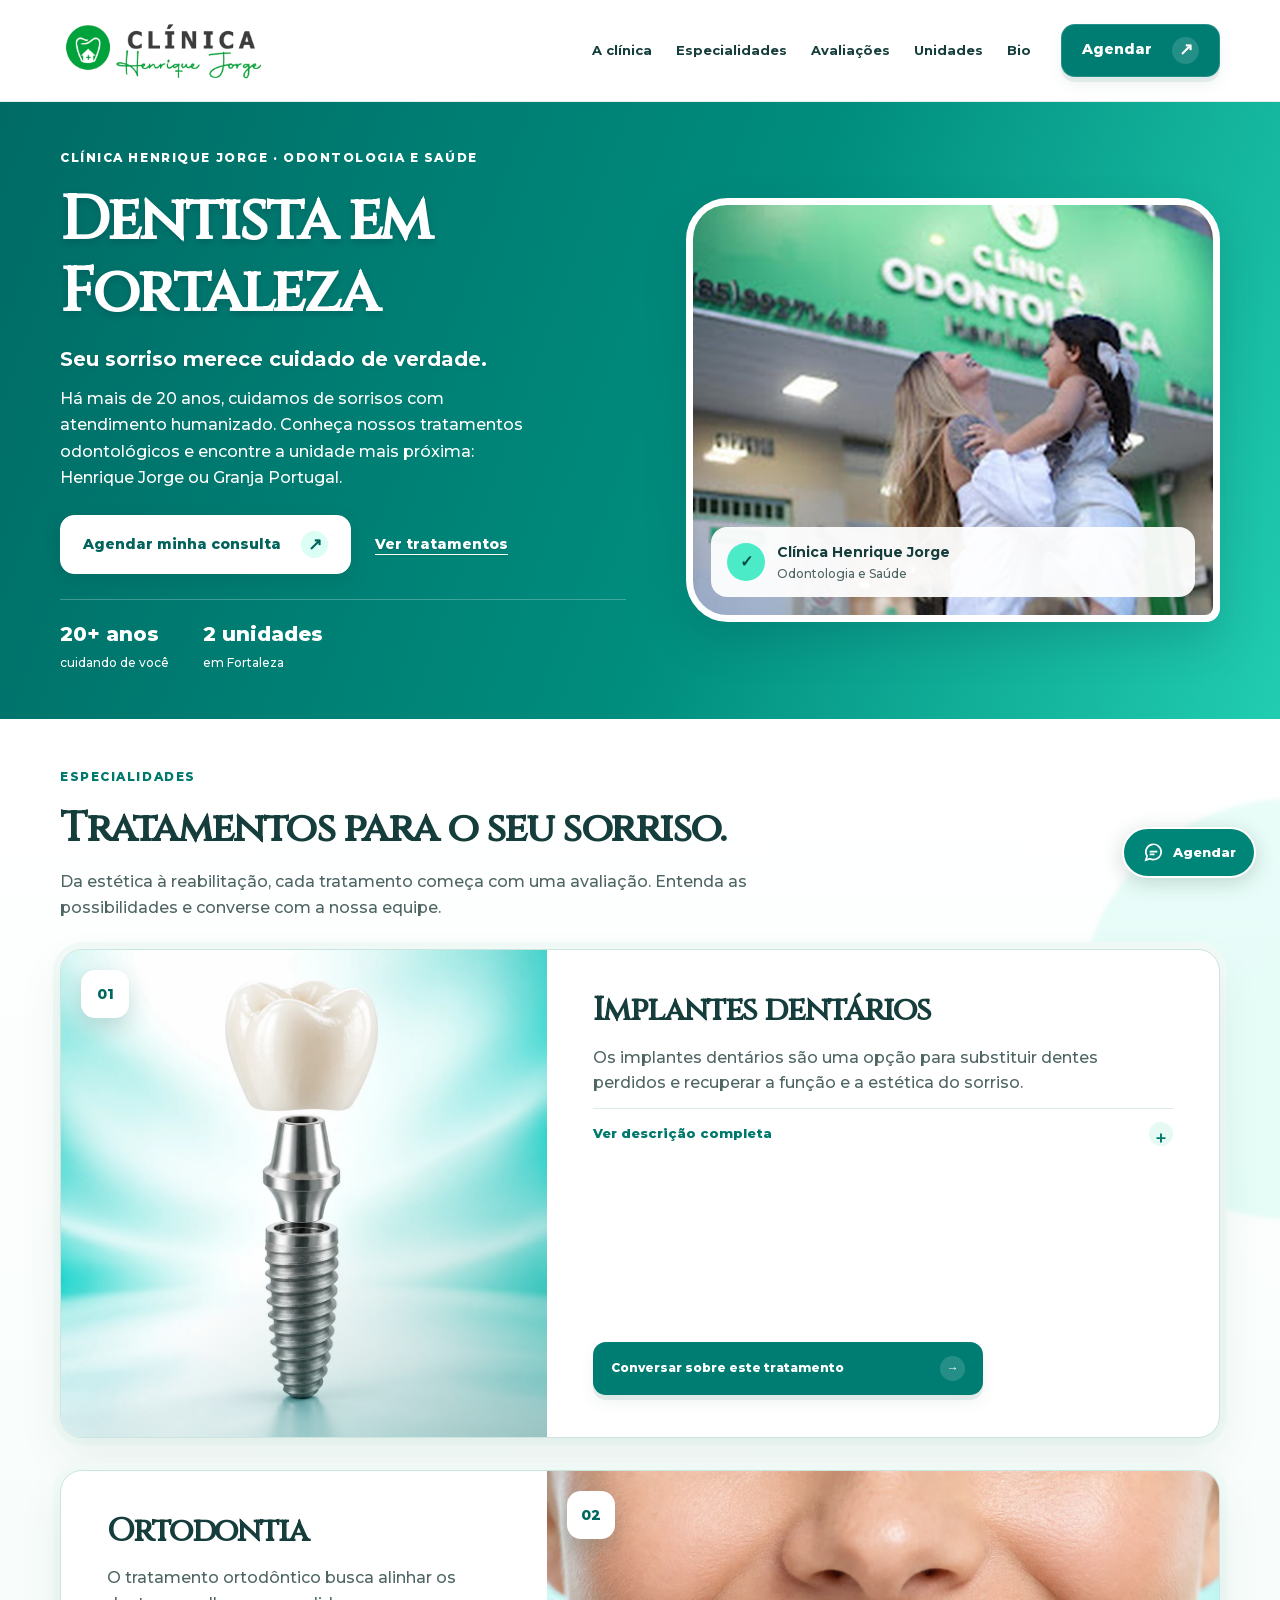
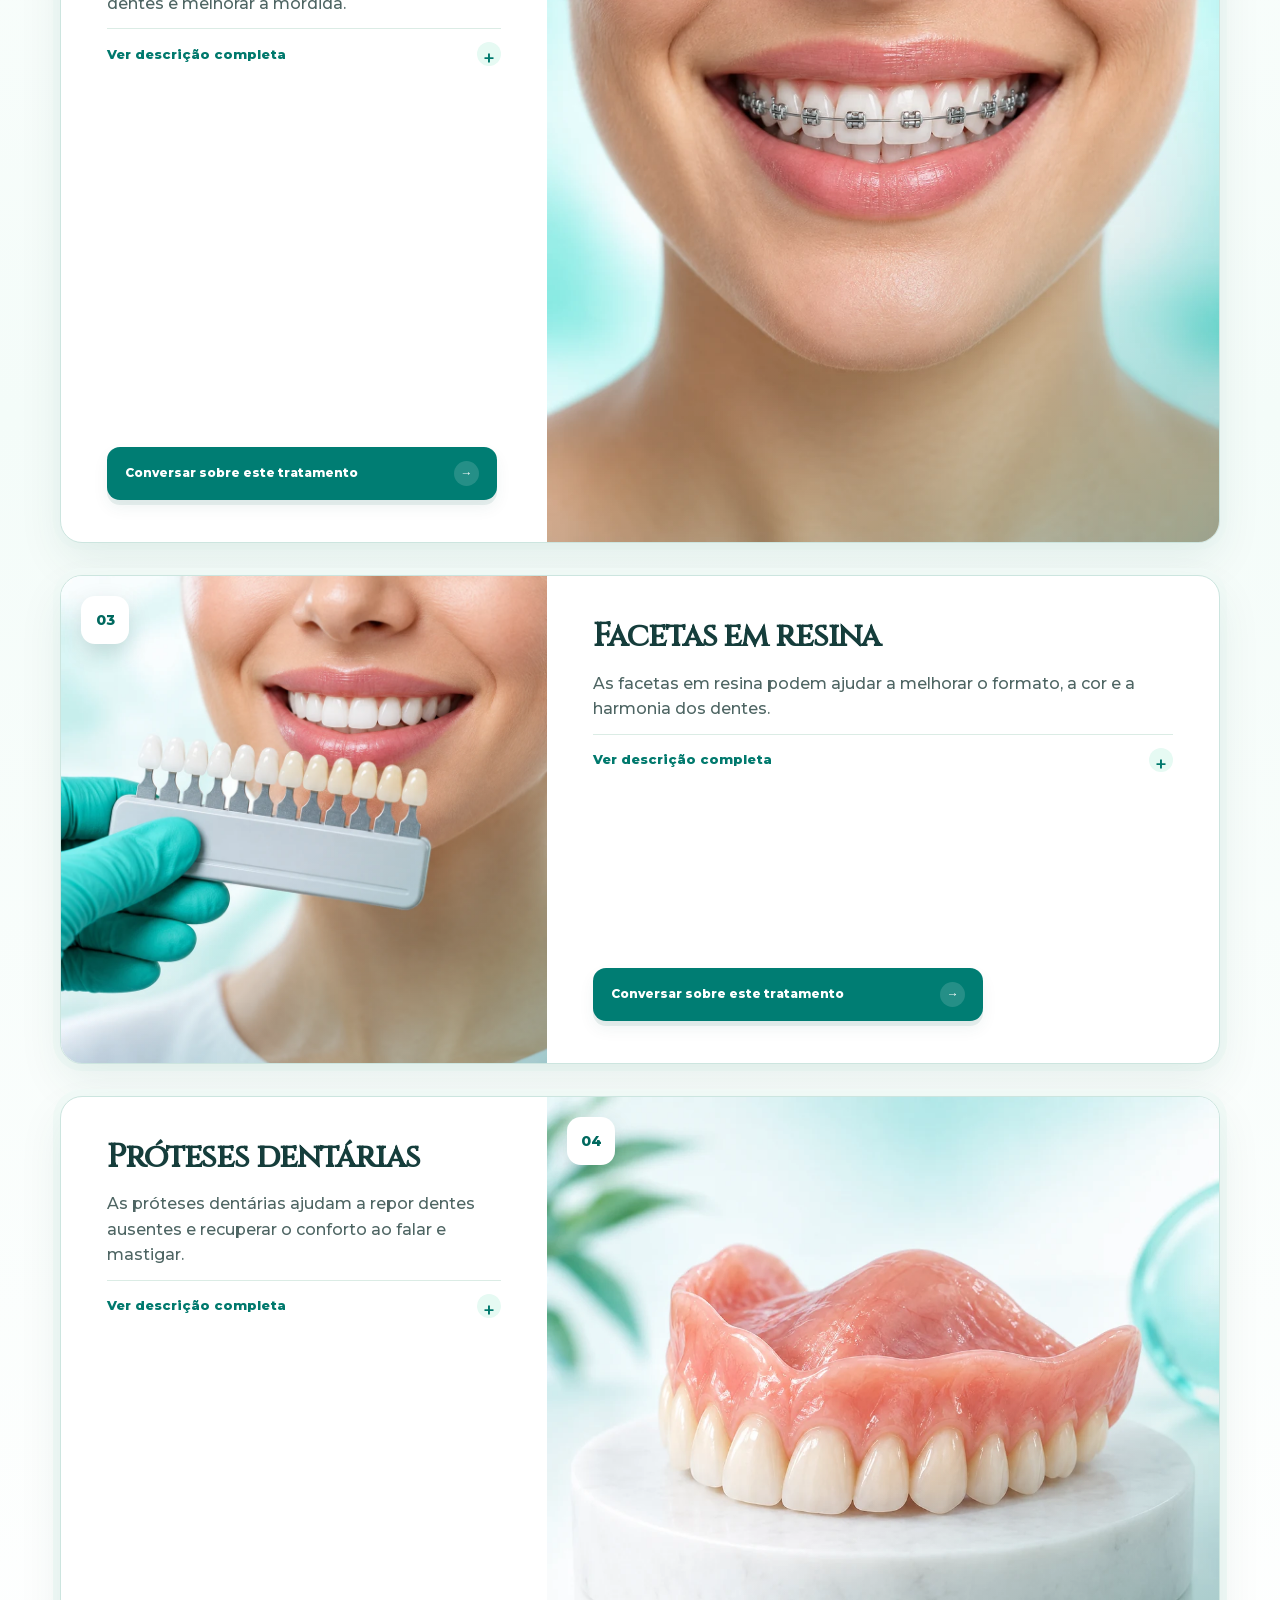
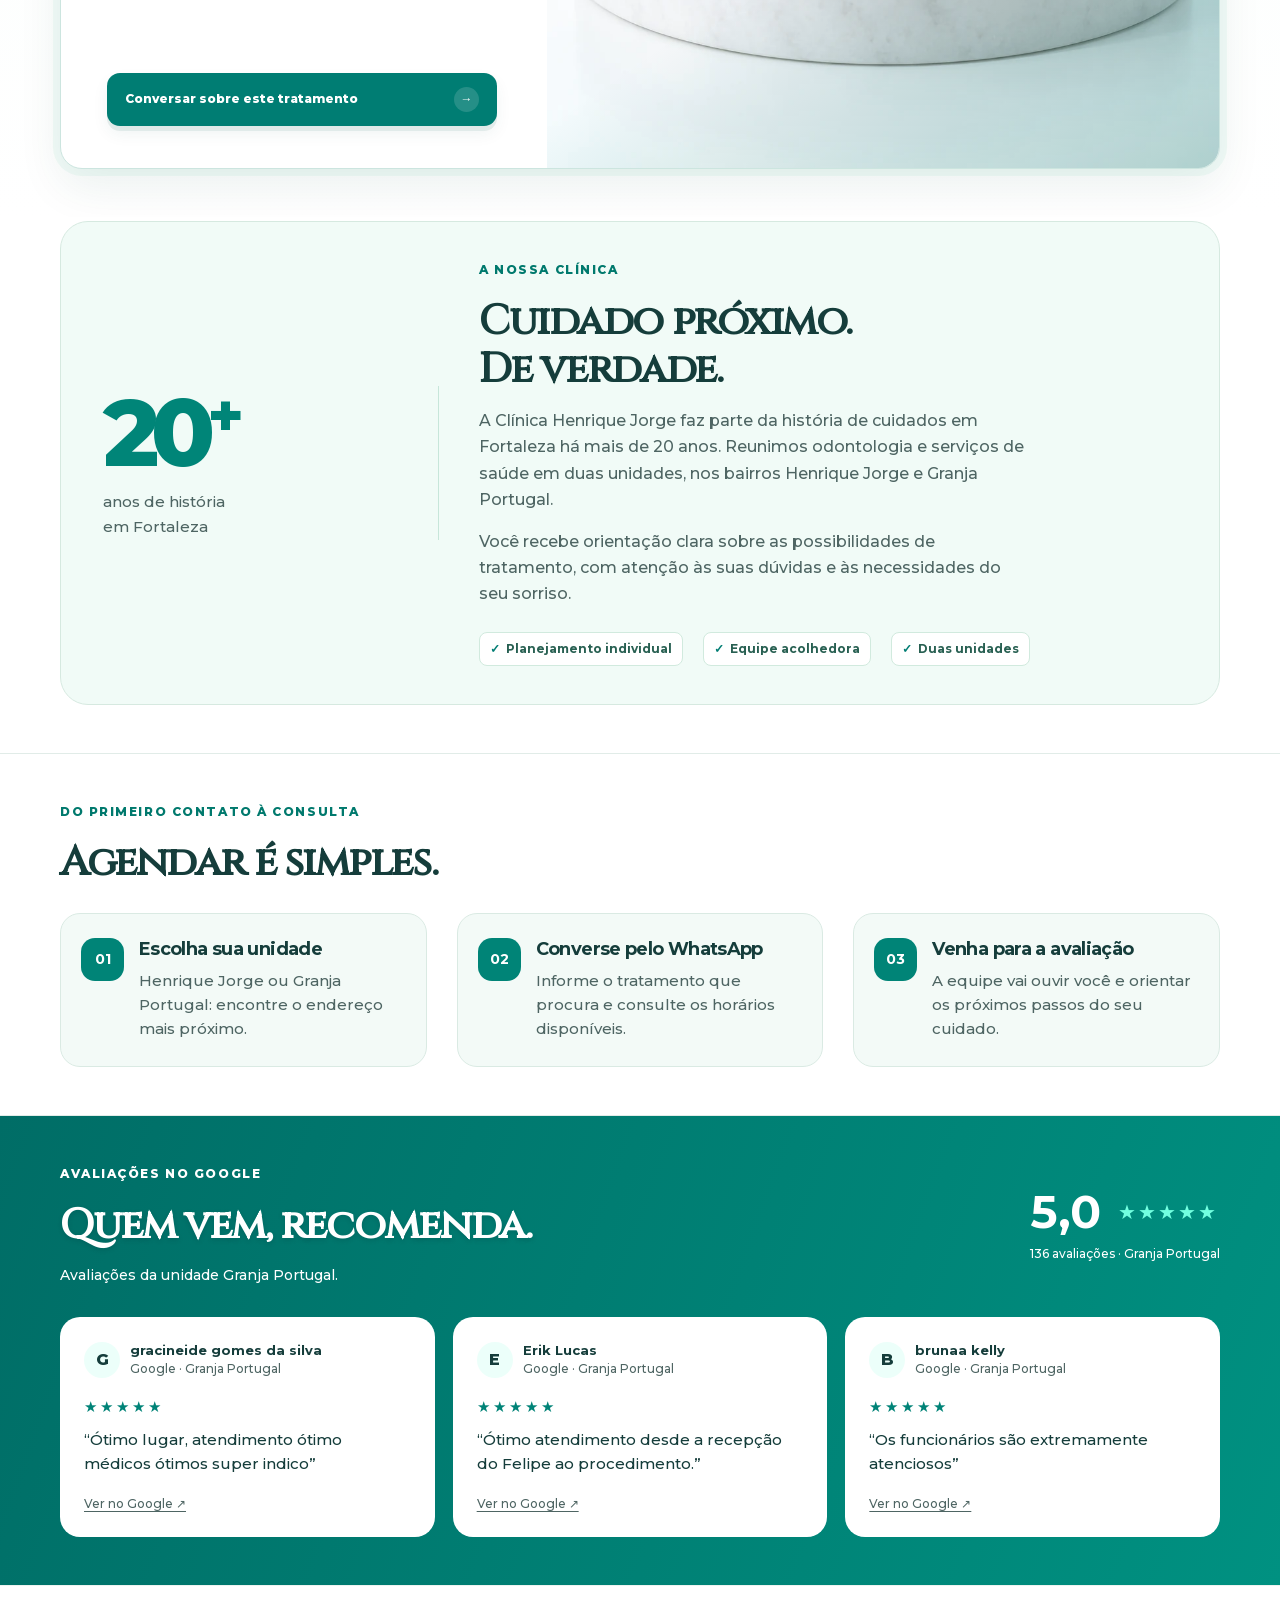
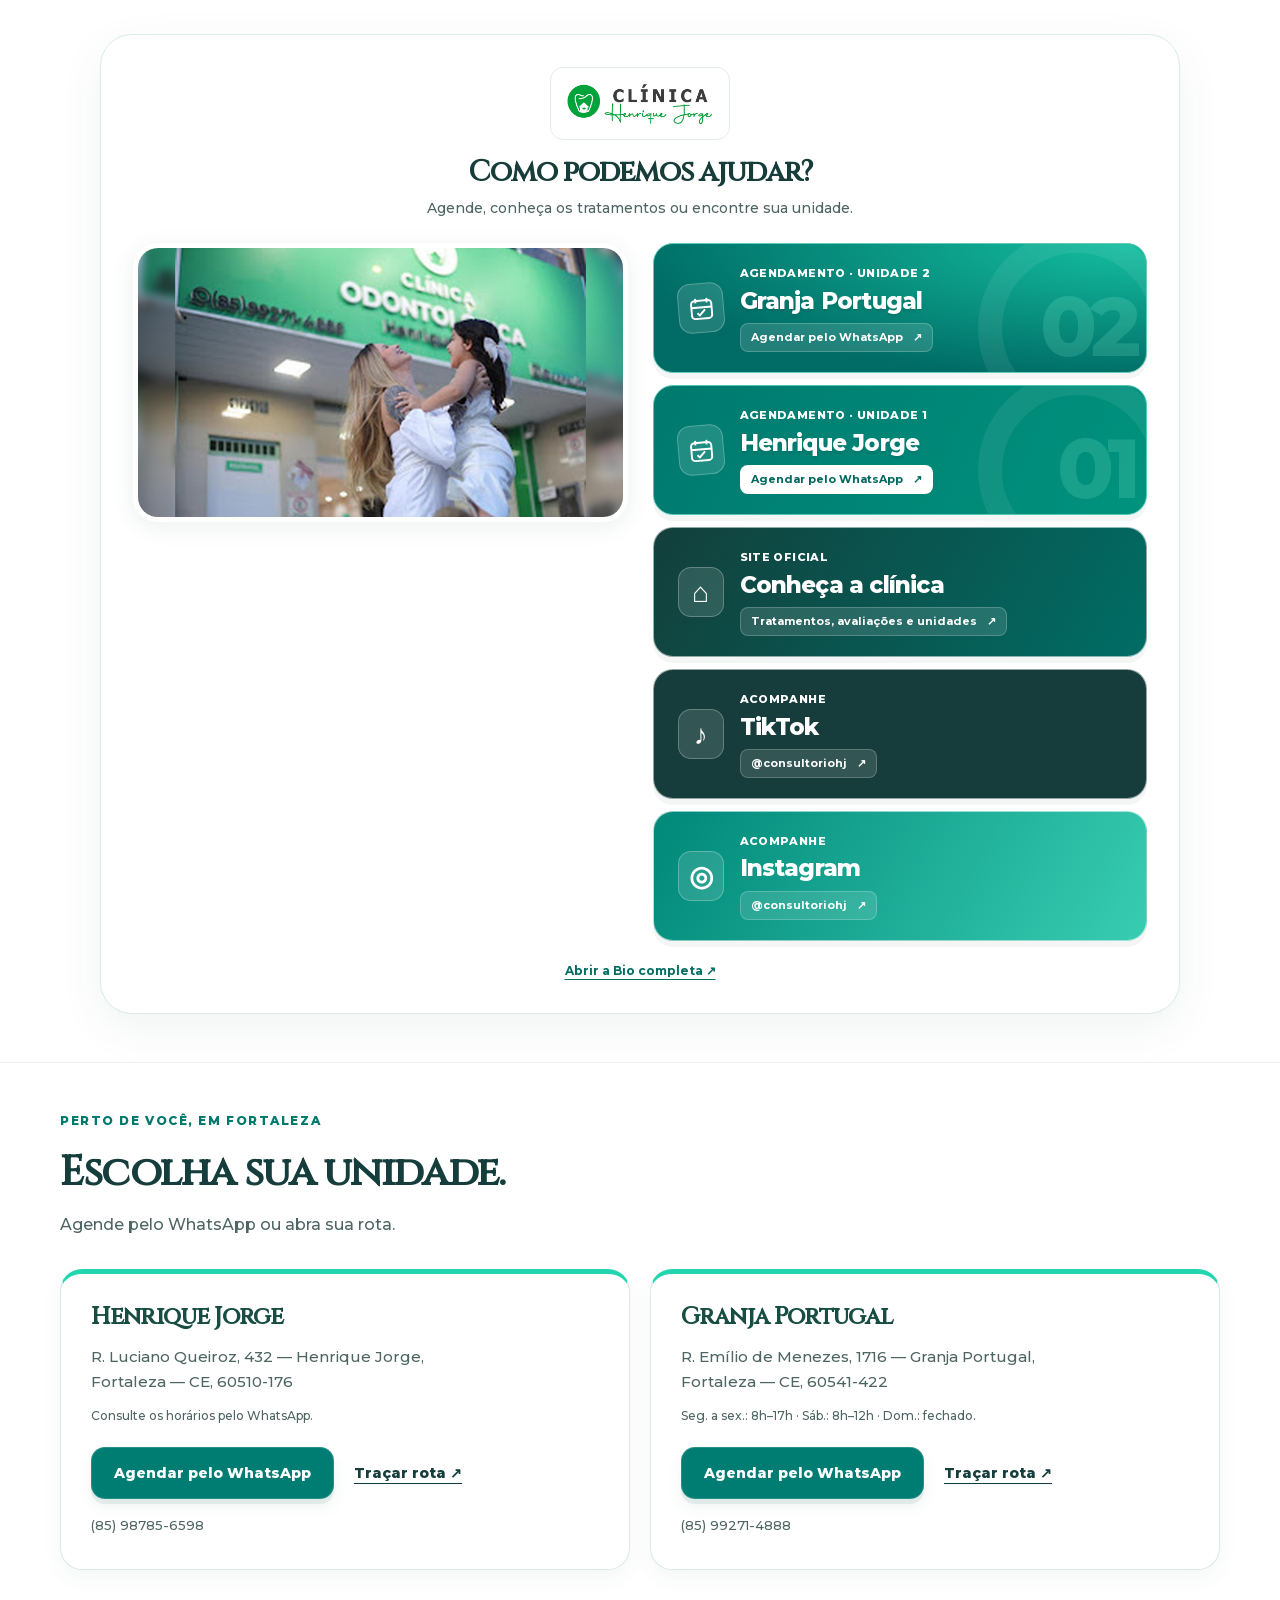
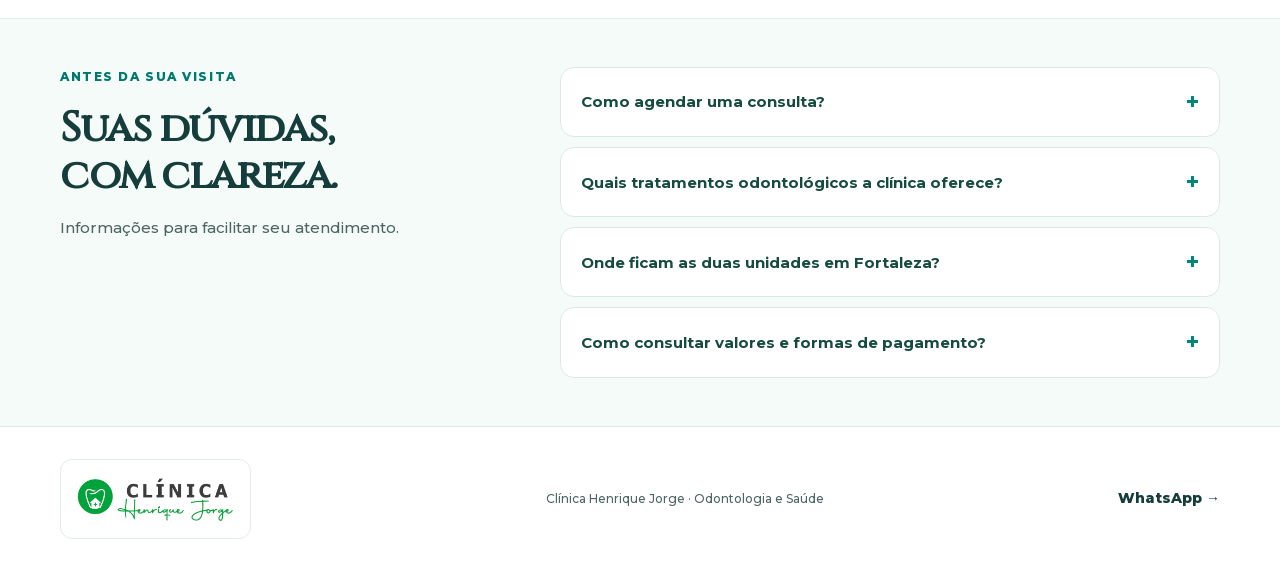
<file: index.html>
<!doctype html>
<html lang="pt-BR">
<head>
<meta charset="utf-8">
<meta name="viewport" content="width=device-width, initial-scale=1">
<title>Dentista em Fortaleza | Clínica Henrique Jorge</title>
<meta name="description" content="Implantes, ortodontia, facetas e próteses em Fortaleza. Conheça a Clínica Henrique Jorge e agende nas unidades Henrique Jorge e Granja Portugal.">
<meta name="robots" content="index, follow, max-image-preview:large">
<meta name="theme-color" content="#007d73">
<link rel="icon" href="./assets/logo.png">
<link rel="stylesheet" href="./fonts.css">

<link rel="stylesheet" href="./personalizacao.css">
<script src="./config.js" defer></script>
<script src="./navegacao.js" defer></script><script src="./efeitos.js" defer></script><script src="./bio.js" defer>
</script>
<script type="application/ld+json">{"@context":"https://schema.org","@graph":[{"@type":"Dentist","name":"Clínica Henrique Jorge — Unidade Henrique Jorge","telephone":"+55 85 98785-6598","address":{"@type":"PostalAddress","streetAddress":"R. Luciano Queiroz, 432","addressLocality":"Fortaleza","addressRegion":"CE","postalCode":"60510-176","addressCountry":"BR"},"geo":{"@type":"GeoCoordinates","latitude":-3.7615966,"longitude":-38.5805202},"@id":"https://clinicahenriquejorge.com.br/#unidade-henrique-jorge","url":"https://clinicahenriquejorge.com.br/#contato","image":"https://clinicahenriquejorge.com.br/assets/fachada.jpg","logo":"https://clinicahenriquejorge.com.br/assets/logo.png","parentOrganization":{"@id":"https://clinicahenriquejorge.com.br/#organizacao"},"hasMap":"https://www.google.com/maps/dir/?api=1&destination=-3.7615966,-38.5805202"},{"@type":"Dentist","name":"Clínica Henrique Jorge — Unidade Granja Portugal","telephone":"+55 85 99271-4888","address":{"@type":"PostalAddress","streetAddress":"R. Emílio de Menezes, 1716","addressLocality":"Fortaleza","addressRegion":"CE","postalCode":"60541-422","addressCountry":"BR"},"geo":{"@type":"GeoCoordinates","latitude":-3.7791401,"longitude":-38.596458},"@id":"https://clinicahenriquejorge.com.br/#unidade-granja-portugal","url":"https://clinicahenriquejorge.com.br/#contato","image":"https://clinicahenriquejorge.com.br/assets/fachada.jpg","logo":"https://clinicahenriquejorge.com.br/assets/logo.png","parentOrganization":{"@id":"https://clinicahenriquejorge.com.br/#organizacao"},"hasMap":"https://www.google.com/maps/dir/?api=1&destination=-3.7791401,-38.596458","openingHoursSpecification":[{"@type":"OpeningHoursSpecification","dayOfWeek":["Monday","Tuesday","Wednesday","Thursday","Friday"],"opens":"08:00","closes":"17:00"},{"@type":"OpeningHoursSpecification","dayOfWeek":"Saturday","opens":"08:00","closes":"12:00"}]},{"@type":"Organization","@id":"https://clinicahenriquejorge.com.br/#organizacao","name":"Clínica Henrique Jorge","url":"https://clinicahenriquejorge.com.br/","logo":"https://clinicahenriquejorge.com.br/assets/logo.png"},{"@type":"WebSite","@id":"https://clinicahenriquejorge.com.br/#website","url":"https://clinicahenriquejorge.com.br/","name":"Clínica Henrique Jorge","inLanguage":"pt-BR","publisher":{"@id":"https://clinicahenriquejorge.com.br/#organizacao"}},{"@type":"WebPage","@id":"https://clinicahenriquejorge.com.br/#webpage","url":"https://clinicahenriquejorge.com.br/","name":"Dentista em Fortaleza | Clínica Henrique Jorge","description":"Implantes, ortodontia, facetas e próteses em Fortaleza. Conheça a Clínica Henrique Jorge e agende nas unidades Henrique Jorge e Granja Portugal.","inLanguage":"pt-BR","isPartOf":{"@id":"https://clinicahenriquejorge.com.br/#website"},"about":{"@id":"https://clinicahenriquejorge.com.br/#organizacao"}},{"@type":"Service","name":"Implantes dentários","description":"Os implantes dentários são uma opção para substituir dentes perdidos e recuperar a função e a estética do sorriso.","url":"https://clinicahenriquejorge.com.br/#servicos","areaServed":{"@type":"City","name":"Fortaleza"},"provider":[{"@id":"https://clinicahenriquejorge.com.br/#unidade-henrique-jorge"},{"@id":"https://clinicahenriquejorge.com.br/#unidade-granja-portugal"}]},{"@type":"Service","name":"Ortodontia","description":"O tratamento ortodôntico busca alinhar os dentes e melhorar a mordida.","url":"https://clinicahenriquejorge.com.br/#servicos","areaServed":{"@type":"City","name":"Fortaleza"},"provider":[{"@id":"https://clinicahenriquejorge.com.br/#unidade-henrique-jorge"},{"@id":"https://clinicahenriquejorge.com.br/#unidade-granja-portugal"}]},{"@type":"Service","name":"Facetas em resina","description":"As facetas em resina podem ajudar a melhorar o formato, a cor e a harmonia dos dentes.","url":"https://clinicahenriquejorge.com.br/#servicos","areaServed":{"@type":"City","name":"Fortaleza"},"provider":[{"@id":"https://clinicahenriquejorge.com.br/#unidade-henrique-jorge"},{"@id":"https://clinicahenriquejorge.com.br/#unidade-granja-portugal"}]},{"@type":"Service","name":"Próteses dentárias","description":"As próteses dentárias ajudam a repor dentes ausentes e recuperar o conforto ao falar e mastigar.","url":"https://clinicahenriquejorge.com.br/#servicos","areaServed":{"@type":"City","name":"Fortaleza"},"provider":[{"@id":"https://clinicahenriquejorge.com.br/#unidade-henrique-jorge"},{"@id":"https://clinicahenriquejorge.com.br/#unidade-granja-portugal"}]}]}</script>
<link rel="canonical" href="https://clinicahenriquejorge.com.br/">
<meta property="og:type" content="website">
<meta property="og:locale" content="pt_BR">
<meta property="og:site_name" content="Clínica Henrique Jorge">
<meta property="og:title" content="Dentista em Fortaleza | Clínica Henrique Jorge">
<meta property="og:description" content="Implantes, ortodontia, facetas e próteses em Fortaleza. Conheça a Clínica Henrique Jorge e agende nas unidades Henrique Jorge e Granja Portugal.">
<meta property="og:url" content="https://clinicahenriquejorge.com.br/">
<meta property="og:image" content="https://clinicahenriquejorge.com.br/assets/logo.png">
<meta property="og:image:width" content="1208">
<meta property="og:image:height" content="388">
<meta property="og:image:alt" content="Clínica Henrique Jorge — Odontologia e Saúde">
<meta name="twitter:card" content="summary">
<meta name="twitter:title" content="Dentista em Fortaleza | Clínica Henrique Jorge">
<meta name="twitter:description" content="Implantes, ortodontia, facetas e próteses em Fortaleza. Conheça a Clínica Henrique Jorge e agende nas unidades Henrique Jorge e Granja Portugal.">
<meta name="twitter:image" content="https://clinicahenriquejorge.com.br/assets/logo.png">
</head>
<body>
<main>

<header class="header">
<a class="brand" href="#inicio" aria-label="Clínica Henrique Jorge — Odontologia e Saúde">
<img class="clinic-logo" src="./assets/logo.png" alt="Clínica Henrique Jorge — Odontologia e Saúde" width="1208" height="388"/>
</a>
<nav>
<a href="#sobre">A clínica</a>
<a href="#servicos">Especialidades</a>
<a href="#avaliacoes">Avaliações</a>
<a href="#contato">Unidades</a>
<a href="./bio.html">Bio</a>
</nav><a class="mobile-bio-link" href="./bio.html" aria-label="Abrir Bio">Bio</a>
<a class="header-cta" href="./bio.html">Agendar <span aria-hidden="true">↗</span></a>
</header>
<section class="hero" id="inicio">
<div class="container hero-grid">
<div class="hero-copy">
<span class="eyebrow">Clínica Henrique Jorge · Odontologia e Saúde</span>
<h1>Dentista em <span>Fortaleza</span></h1><p class="hero-tagline">Seu sorriso merece cuidado de verdade.</p>
<p>Há mais de 20 anos, cuidamos de sorrisos com atendimento humanizado. Conheça nossos tratamentos odontológicos e encontre a unidade mais próxima: Henrique Jorge ou Granja Portugal.</p>
<div class="hero-actions"><a class="button button-primary" href="./bio.html">Agendar minha consulta <b aria-hidden="true">↗</b></a><a class="text-link" href="#servicos">Ver tratamentos</a></div><div class="hero-trust"><span><b>20+ anos</b><small>cuidando de você</small></span><span><b>2 unidades</b><small>em Fortaleza</small></span></div>
</div>
<div class="hero-media">
<img src="./assets/fachada.jpg" alt="Imagem da fachada publicada pela Clínica Henrique Jorge" width="1200" height="1600"/>
<div class="hero-badge"><span aria-hidden="true">✓</span><b>Clínica Henrique Jorge<small>Odontologia e Saúde</small></b></div>
</div>
</div>
</section>


<section class="section services" id="servicos">
<div class="container">
<div class="section-head">
<div>
<span class="eyebrow">Especialidades</span>
<h2>Tratamentos para o seu sorriso.</h2>
</div>

</div>
<p class="services-intro">Da estética à reabilitação, cada tratamento começa com uma avaliação. Entenda as possibilidades e converse com a nossa equipe.</p><div class="services-grid">
<article>
<div class="service-media">
<img loading="lazy" src="./assets/implante-v11.webp" alt="Imagem ilustrativa de implante dentário" width="1024" height="1024"/>
<span>01</span>
</div>
<div class="service-copy">
<h3>Implantes dentários</h3><p class="service-intro">Os implantes dentários são uma opção para substituir dentes perdidos e recuperar a função e a estética do sorriso.</p><details class="service-details"><summary><span class="when-closed">Ver descrição completa</span><span class="when-open">Ver menos</span><b aria-hidden="true">+</b></summary><div class="service-expanded"><p>Na avaliação, a equipe analisa seu caso e orienta o planejamento do tratamento.</p><ul class="service-points"><li>Reposição de dentes</li><li>Planejamento individual</li></ul></div></details>
<a href="./bio.html">Conversar sobre este tratamento <b>→</b>
</a>
</div>
</article>
<article>
<div class="service-media">
<img loading="lazy" src="./assets/ortodontia-v11.webp" alt="Imagem ilustrativa de aparelho ortodôntico" width="1024" height="1024"/>
<span>02</span>
</div>
<div class="service-copy">
<h3>Ortodontia</h3><p class="service-intro">O tratamento ortodôntico busca alinhar os dentes e melhorar a mordida.</p><details class="service-details"><summary><span class="when-closed">Ver descrição completa</span><span class="when-open">Ver menos</span><b aria-hidden="true">+</b></summary><div class="service-expanded"><p>Converse com a equipe sobre os tipos de aparelho e o acompanhamento indicado para o seu sorriso.</p><ul class="service-points"><li>Alinhamento dos dentes</li><li>Acompanhamento periódico</li></ul></div></details>
<a href="./bio.html">Conversar sobre este tratamento <b>→</b>
</a>
</div>
</article>
<article>
<div class="service-media">
<img loading="lazy" src="./assets/facetas-v11.webp" alt="Imagem ilustrativa de avaliação para facetas em resina" width="1024" height="1024"/>
<span>03</span>
</div>
<div class="service-copy">
<h3>Facetas em resina</h3><p class="service-intro">As facetas em resina podem ajudar a melhorar o formato, a cor e a harmonia dos dentes.</p><details class="service-details"><summary><span class="when-closed">Ver descrição completa</span><span class="when-open">Ver menos</span><b aria-hidden="true">+</b></summary><div class="service-expanded"><p>A indicação depende de uma avaliação da saúde bucal e dos seus objetivos.</p><ul class="service-points"><li>Estética do sorriso</li><li>Avaliação personalizada</li></ul></div></details>
<a href="./bio.html">Conversar sobre este tratamento <b>→</b>
</a>
</div>
</article>
<article>
<div class="service-media">
<img src="./assets/proteses-v11.webp" alt="Imagem ilustrativa de prótese dentária" loading="lazy" width="1024" height="1024"/>
<span>04</span>
</div>
<div class="service-copy">
<h3>Próteses dentárias</h3><p class="service-intro">As próteses dentárias ajudam a repor dentes ausentes e recuperar o conforto ao falar e mastigar.</p><details class="service-details"><summary><span class="when-closed">Ver descrição completa</span><span class="when-open">Ver menos</span><b aria-hidden="true">+</b></summary><div class="service-expanded"><p>Conheça as opções e receba orientação sobre a alternativa adequada ao seu caso.</p><ul class="service-points"><li>Reabilitação do sorriso</li><li>Conforto no dia a dia</li></ul></div></details>
<a href="./bio.html">Conversar sobre este tratamento <b>→</b>
</a>
</div>
</article>
</div>
</div>
</section>
<section class="section about" id="sobre"><div class="container about-grid"><div class="about-number"><b>20<span>+</span></b><p>anos de história<br>em Fortaleza</p></div><div class="section-copy"><span class="eyebrow">A nossa clínica</span><h2>Cuidado próximo.<br>De verdade.</h2><p>A Clínica Henrique Jorge faz parte da história de cuidados em Fortaleza há mais de 20 anos. Reunimos odontologia e serviços de saúde em duas unidades, nos bairros Henrique Jorge e Granja Portugal.</p><p>Você recebe orientação clara sobre as possibilidades de tratamento, com atenção às suas dúvidas e às necessidades do seu sorriso.</p><div class="checks"><span>Planejamento individual</span><span>Equipe acolhedora</span><span>Duas unidades</span></div></div></div></section>

<section class="section process" id="agendamento"><div class="container"><div class="section-head"><span class="eyebrow">Do primeiro contato à consulta</span><h2>Agendar é simples.</h2></div><div class="steps"><article><b>01</b><h3>Escolha sua unidade</h3><p>Henrique Jorge ou Granja Portugal: encontre o endereço mais próximo.</p></article><article><b>02</b><h3>Converse pelo WhatsApp</h3><p>Informe o tratamento que procura e consulte os horários disponíveis.</p></article><article><b>03</b><h3>Venha para a avaliação</h3><p>A equipe vai ouvir você e orientar os próximos passos do seu cuidado.</p></article></div></div></section><section class="section reviews" id="avaliacoes">
<div class="container">
<div class="reviews-head">
<div>
<span class="eyebrow">Avaliações no Google</span>
<h2>Quem vem, recomenda.</h2>
<p>Avaliações da unidade Granja Portugal.</p>
</div>
<a class="score" href="https://share.google/wwcEyfejiOlSaSf2N" target="_blank" rel="noreferrer">
<b>5,0</b>
<span aria-label="5 de 5 estrelas">★★★★★</span>
<small>136 avaliações · Granja Portugal</small>
</a>
</div>
<div class="reviews-grid">
<article>
<div>
<i>G</i>
<span>
<b>gracineide gomes da silva</b>
<small>Google · Granja Portugal</small>
</span>
<em>G</em>
</div>
<p class="stars" aria-label="5 de 5 estrelas">★★★★★</p>
<p>“Ótimo lugar, atendimento ótimo médicos ótimos super indico”</p>
<small><a href="https://share.google/wwcEyfejiOlSaSf2N" target="_blank" rel="noreferrer">Ver no Google ↗</a>
</small>
</article>
<article>
<div>
<i>E</i>
<span>
<b>Erik Lucas</b>
<small>Google · Granja Portugal</small>
</span>
<em>G</em>
</div>
<p class="stars" aria-label="5 de 5 estrelas">★★★★★</p>
<p>“Ótimo atendimento desde a recepção do Felipe ao procedimento.”</p>
<small><a href="https://share.google/wwcEyfejiOlSaSf2N" target="_blank" rel="noreferrer">Ver no Google ↗</a>
</small>
</article>
<article>
<div>
<i>B</i>
<span>
<b>brunaa kelly</b>
<small>Google · Granja Portugal</small>
</span>
<em>G</em>
</div>
<p class="stars" aria-label="5 de 5 estrelas">★★★★★</p>
<p>“Os funcionários são extremamente atenciosos”</p>
<small><a href="https://share.google/wwcEyfejiOlSaSf2N" target="_blank" rel="noreferrer">Ver no Google ↗</a>
</small>
</article>
</div>
</div>
</section>
<section class="section bio" id="bio" aria-labelledby="bio-title">
<div class="container bio-shell">
<div class="bio-welcome">
<img class="bio-logo" src="./assets/logo.png" alt="Clínica Henrique Jorge" width="1208" height="388"/>
<h2 id="bio-title">Como podemos ajudar?</h2>
<p>Agende, conheça os tratamentos ou encontre sua unidade.</p>
</div>
<div class="bio-experience">
<div class="bio-media">
<img id="bio-cover" src="./assets/fachada.jpg" alt="Fachada da Clínica Henrique Jorge" width="1920" height="1080"/>
<video id="bio-video" hidden muted autoplay playsinline preload="metadata" poster="./assets/fachada.jpg" aria-label="Vídeo de boas-vindas à Clínica Henrique Jorge">
</video>
<div class="bio-video-controls" hidden>
<button id="bio-sound" class="video-sound-gate" type="button" aria-label="Ativar o som e iniciar o vídeo desde o começo"><span class="sound-icon" aria-hidden="true">🔊</span><strong>Ativar som</strong><small>O vídeo reinicia ao tocar</small></button>
</div>
</div>
<div class="bio-actions">
<a class="bio-banner bio-booking" href="https://wa.me/5585992714888?text=Ol%C3%A1%2C%20quero%20agendar%20na%20unidade%20Granja%20Portugal." target="_blank" rel="noopener noreferrer"><span class="banner-icon"><svg viewBox="0 0 24 24" fill="none" stroke="currentColor" stroke-width="1.7" aria-hidden="true"><rect x="3" y="5" width="18" height="16" rx="3"/><path d="M7 3v4m10-4v4M3 11h18m-13 5 2 2 5-5"/></svg></span><span class="banner-copy"><small>AGENDAMENTO · UNIDADE 2</small><strong>Granja Portugal</strong><span class="banner-cta">Agendar pelo WhatsApp <b aria-hidden="true">↗</b></span></span><span class="banner-number" aria-hidden="true">02</span></a>
<a class="bio-banner bio-booking alternate" href="https://wa.me/5585987856598?text=Ol%C3%A1%2C%20quero%20agendar%20na%20unidade%20Henrique%20Jorge." target="_blank" rel="noopener noreferrer"><span class="banner-icon"><svg viewBox="0 0 24 24" fill="none" stroke="currentColor" stroke-width="1.7" aria-hidden="true"><rect x="3" y="5" width="18" height="16" rx="3"/><path d="M7 3v4m10-4v4M3 11h18m-13 5 2 2 5-5"/></svg></span><span class="banner-copy"><small>AGENDAMENTO · UNIDADE 1</small><strong>Henrique Jorge</strong><span class="banner-cta">Agendar pelo WhatsApp <b aria-hidden="true">↗</b></span></span><span class="banner-number" aria-hidden="true">01</span></a>
<a class="bio-banner bio-site" href="./index.html#inicio"><span class="banner-icon" aria-hidden="true">⌂</span><span class="banner-copy"><small>SITE OFICIAL</small><strong>Conheça a clínica</strong><span class="banner-cta">Tratamentos, avaliações e unidades <b aria-hidden="true">↗</b></span></span></a>
<a class="bio-banner bio-social bio-tiktok" href="https://www.tiktok.com/@consultoriohj" target="_blank" rel="noopener noreferrer"><span class="banner-icon" aria-hidden="true">♪</span><span class="banner-copy"><small>ACOMPANHE</small><strong>TikTok</strong><span class="banner-cta">@consultoriohj <b aria-hidden="true">↗</b></span></span></a>
<a class="bio-banner bio-social bio-instagram-card" href="https://www.instagram.com/consultoriohj/" target="_blank" rel="noopener noreferrer"><span class="banner-icon" aria-hidden="true">◎</span><span class="banner-copy"><small>ACOMPANHE</small><strong>Instagram</strong><span class="banner-cta">@consultoriohj <b aria-hidden="true">↗</b></span></span></a>
</div></div><a class="bio-back" href="./bio.html">Abrir a Bio completa ↗</a>
</div>
</section>
<section class="section location" id="contato">
<div class="container">
<span class="eyebrow">Perto de você, em Fortaleza</span>
<h2>Escolha sua unidade.</h2>
<p>Agende pelo WhatsApp ou abra sua rota.</p>
<div class="unit-grid">
<article class="unit-card">

<div class="unit-info">
<h3>Henrique Jorge</h3>
<address>R. Luciano Queiroz, 432 — Henrique Jorge, Fortaleza — CE, 60510-176</address>
<p class="unit-hours">Consulte os horários pelo WhatsApp.</p>
<div class="unit-buttons"><a class="button button-primary" href="./bio.html">Agendar pelo WhatsApp</a><a class="text-link" href="https://www.google.com/maps/dir/?api=1&amp;destination=-3.7615966,-38.5805202" target="_blank" rel="noreferrer">Traçar rota ↗</a></div>
<a class="unit-phone" href="tel:+5585987856598">(85) 98785-6598</a>
</div>
</article>
<article class="unit-card">

<div class="unit-info">
<h3>Granja Portugal</h3>
<address>R. Emílio de Menezes, 1716 — Granja Portugal, Fortaleza — CE, 60541-422</address>
<p class="unit-hours">Seg. a sex.: 8h–17h · Sáb.: 8h–12h · Dom.: fechado.</p>
<div class="unit-buttons"><a class="button button-primary" href="./bio.html">Agendar pelo WhatsApp</a><a class="text-link" href="https://www.google.com/maps/dir/?api=1&amp;destination=-3.7791401,-38.596458" target="_blank" rel="noreferrer">Traçar rota ↗</a></div>
<a class="unit-phone" href="tel:+5585992714888">(85) 99271-4888</a>
</div>
</article>
</div>
</div>
</section>
<section class="section faq" id="duvidas"><div class="container faq-grid"><div><span class="eyebrow">Antes da sua visita</span><h2>Suas dúvidas,<br>com clareza.</h2><p>Informações para facilitar seu atendimento.</p></div><div class="faq-list"><details><summary>Como agendar uma consulta?</summary><p>Escolha a unidade Henrique Jorge ou Granja Portugal e toque em “Agendar pelo WhatsApp”. A equipe confirma a disponibilidade e orienta seu agendamento.</p></details><details><summary>Quais tratamentos odontológicos a clínica oferece?</summary><p>Entre os serviços estão implantes dentários, ortodontia, facetas em resina e próteses dentárias. A indicação de cada tratamento depende de uma avaliação.</p></details><details><summary>Onde ficam as duas unidades em Fortaleza?</summary><p>A unidade Henrique Jorge fica na R. Luciano Queiroz, 432. A unidade Granja Portugal fica na R. Emílio de Menezes, 1716. Os botões de rota levam ao endereço de cada unidade.</p><a href="#contato">Ver endereços e contatos ↗</a></details><details><summary>Como consultar valores e formas de pagamento?</summary><p>Fale com a equipe pelo WhatsApp. Os valores e as condições são informados de acordo com a avaliação e o tratamento indicado para você.</p></details></div></div></section><footer>
<div class="container footer-inner">
<a class="brand footer-brand" href="#inicio">
<img class="clinic-logo" src="./assets/logo.png" alt="Clínica Henrique Jorge — Odontologia e Saúde" width="1208" height="388"/>
</a>
<p>Clínica Henrique Jorge · Odontologia e Saúde</p>
<a href="./bio.html">WhatsApp →</a>
</div>
</footer>
<a class="whatsapp" href="./bio.html" aria-label="Escolher unidade para agendar"><svg viewBox="0 0 24 24" fill="none" stroke="currentColor" stroke-width="1.8" aria-hidden="true"><path d="M20 11.5a8 8 0 0 1-8 8c-1.4 0-2.7-.3-3.8-1L4 20l1.3-4.2A8 8 0 1 1 20 11.5Z"/><path d="M8 11h8M8 14h5"/></svg><span>Agendar</span></a>
</main>
</body>
</html>
</file>
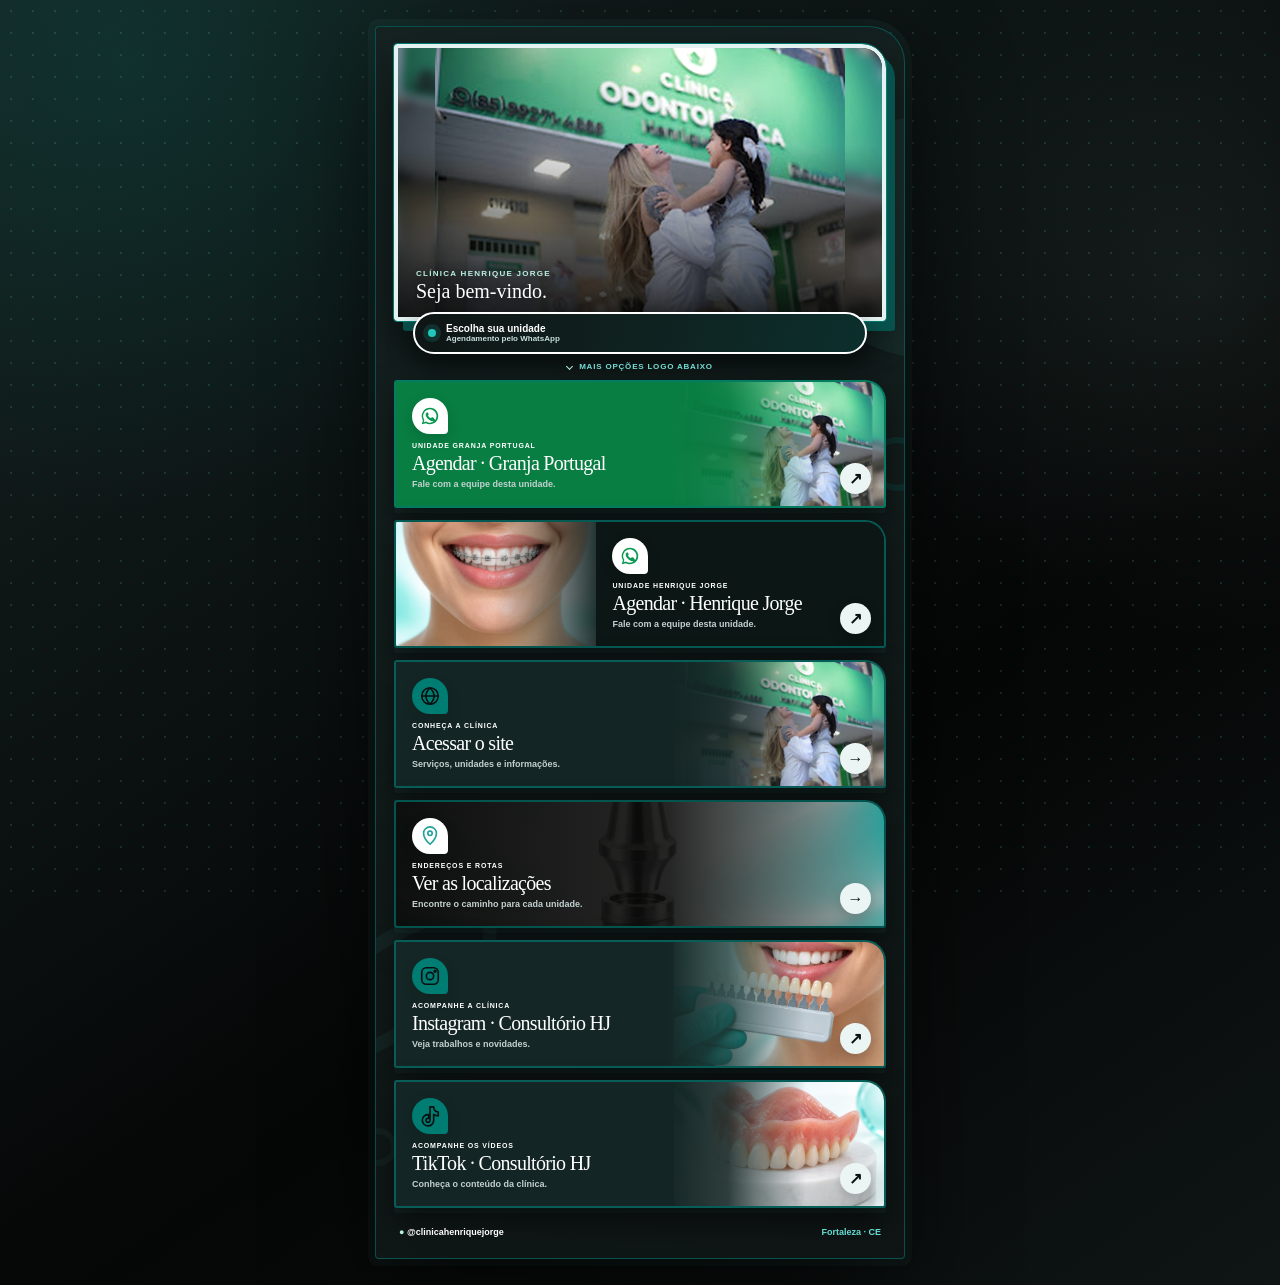
<file: bio.html>
<!doctype html><html lang="pt-BR"><head>
<meta charset="utf-8"><meta name="viewport" content="width=device-width,initial-scale=1">
<title>Clínica Henrique Jorge | Links e atendimento</title>
<meta name="description" content="Clínica Henrique Jorge: contatos, serviços e links oficiais.">
<meta name="robots" content="noindex,nofollow,noarchive"><meta name="theme-color" content="#0c0c0d">
<link rel="stylesheet" href="bio.css?v=clinica-video-inline-20261106"><script>document.documentElement.classList.add('bio-js')</script>
</head><body>
<div class="scene" aria-hidden="true"><i></i><i></i><i></i></div>
<main class="bio-wrap"><section class="bio-device" aria-labelledby="bio-title">
  <span class="orbit orbit-one" aria-hidden="true"></span><span class="orbit orbit-two" aria-hidden="true"></span>
  <h1 id="bio-title" class="sr-only">Clínica Henrique Jorge — links e agendamento</h1>
  <figure class="bio-media clinic-inline-video">
    <img id="bio-cover" src="https://thiagorevolutio-coder.github.io/previa-clinica-henrique-jorge/assets/fachada.jpg" alt="Clínica Henrique Jorge" width="960" height="540">
    <video id="bio-video" hidden muted autoplay playsinline preload="metadata" poster="https://thiagorevolutio-coder.github.io/previa-clinica-henrique-jorge/assets/fachada.jpg" src="https://thiagorevolutio-coder.github.io/previa-clinica-henrique-jorge/assets/boas-vindas.mp4" aria-label="Vídeo de boas-vindas da Clínica Henrique Jorge"></video>
    <figcaption class="video-poster-copy"><small>CLÍNICA HENRIQUE JORGE</small><strong>Seja bem-vindo.</strong></figcaption>
    <div class="bio-video-controls" hidden><button id="bio-sound" class="video-sound-gate" type="button" aria-pressed="false" aria-label="Ativar o som e iniciar o vídeo desde o começo"><span class="sound-icon" aria-hidden="true"><svg viewBox="0 0 24 24"><path d="m11 4-6 5H2v6h3l6 5zM16 8a6 6 0 0 1 0 8M19 5a10 10 0 0 1 0 14"/></svg></span><span><strong>Ativar som</strong><small>O vídeo reinicia ao tocar</small></span></button></div>
  </figure>
  <div class="quick-note"><span aria-hidden="true"></span><strong>Escolha sua unidade</strong><small>Agendamento pelo WhatsApp</small></div>
  <p class="scroll-cue"><span aria-hidden="true"></span>Mais opções logo abaixo</p>
  <nav class="bio-links" aria-label="Links de Clínica Henrique Jorge">
    <a class="bio-link contact-primary whatsapp-link" href="https://wa.me/5585992714888?text=Ol%C3%A1%2C%20quero%20agendar%20na%20unidade%20Granja%20Portugal." target="_blank" rel="noopener noreferrer" style="--card-image:url('https://thiagorevolutio-coder.github.io/previa-clinica-henrique-jorge/assets/fachada.jpg')"><span class="link-icon" aria-hidden="true"><svg viewBox="0 0 32 32"><path d="M16 4a12 12 0 0 0-10.3 18.2L4 28l6-1.6A12 12 0 1 0 16 4Zm0 21.8c-1.9 0-3.7-.5-5.3-1.5l-.4-.2-3.5.9 1-3.4-.3-.4A9.7 9.7 0 1 1 16 25.8Zm5.3-7.2c-.3-.2-1.7-.9-2-.9-.3-.1-.5-.2-.7.1-.2.3-.8.9-.9 1.1-.2.2-.3.2-.6.1-1.7-.8-2.8-1.5-3.9-3.4-.3-.5.3-.5.8-1.5.1-.2 0-.4 0-.6l-.9-2.1c-.2-.6-.5-.5-.7-.5h-.6c-.2 0-.6.1-.9.4-.3.3-1.2 1.2-1.2 2.9s1.2 3.4 1.4 3.6c.2.2 2.4 3.7 5.9 5.2 2.2 1 3.1 1 4.2.9.7-.1 1.7-.7 1.9-1.3.2-.6.2-1.2.2-1.3-.1-.2-.3-.3-.6-.5Z"/></svg></span><span class="link-copy"><small>UNIDADE GRANJA PORTUGAL</small><strong>Agendar · Granja Portugal</strong><em>Fale com a equipe desta unidade.</em></span><b class="link-arrow" aria-hidden="true">↗</b></a>
    <a class="bio-link site-link whatsapp-secondary" href="https://wa.me/5585987856598?text=Ol%C3%A1%2C%20quero%20agendar%20na%20unidade%20Henrique%20Jorge." target="_blank" rel="noopener noreferrer" style="--card-image:url('https://thiagorevolutio-coder.github.io/previa-clinica-henrique-jorge/assets/ortodontia-v11.webp')"><span class="link-icon" aria-hidden="true"><svg viewBox="0 0 32 32"><path d="M16 4a12 12 0 0 0-10.3 18.2L4 28l6-1.6A12 12 0 1 0 16 4Zm0 21.8c-1.9 0-3.7-.5-5.3-1.5l-.4-.2-3.5.9 1-3.4-.3-.4A9.7 9.7 0 1 1 16 25.8Zm5.3-7.2c-.3-.2-1.7-.9-2-.9-.3-.1-.5-.2-.7.1-.2.3-.8.9-.9 1.1-.2.2-.3.2-.6.1-1.7-.8-2.8-1.5-3.9-3.4-.3-.5.3-.5.8-1.5.1-.2 0-.4 0-.6l-.9-2.1c-.2-.6-.5-.5-.7-.5h-.6c-.2 0-.6.1-.9.4-.3.3-1.2 1.2-1.2 2.9s1.2 3.4 1.4 3.6c.2.2 2.4 3.7 5.9 5.2 2.2 1 3.1 1 4.2.9.7-.1 1.7-.7 1.9-1.3.2-.6.2-1.2.2-1.3-.1-.2-.3-.3-.6-.5Z"/></svg></span><span class="link-copy"><small>UNIDADE HENRIQUE JORGE</small><strong>Agendar · Henrique Jorge</strong><em>Fale com a equipe desta unidade.</em></span><b class="link-arrow" aria-hidden="true">↗</b></a>
    <a class="bio-link services-link" href="./index.html" style="--card-image:url('https://thiagorevolutio-coder.github.io/previa-clinica-henrique-jorge/assets/fachada.jpg')"><span class="link-icon" aria-hidden="true"><svg viewBox="0 0 24 24"><circle cx="12" cy="12" r="9"/><path d="M3 12h18M12 3c3 3.2 4.5 6.2 4.5 9S15 17.8 12 21M12 3C9 6.2 7.5 9.2 7.5 12S9 17.8 12 21"/></svg></span><span class="link-copy"><small>CONHEÇA A CLÍNICA</small><strong>Acessar o site</strong><em>Serviços, unidades e informações.</em></span><b class="link-arrow" aria-hidden="true">→</b></a>
    <a class="bio-link maps-link" href="./index.html#contato" style="--card-image:url('https://thiagorevolutio-coder.github.io/previa-clinica-henrique-jorge/assets/implante-v11.webp')"><span class="link-icon" aria-hidden="true"><svg viewBox="0 0 24 24"><path d="M12 21s7-6.1 7-12a7 7 0 1 0-14 0c0 5.9 7 12 7 12Z"/><circle cx="12" cy="9" r="2.4"/></svg></span><span class="link-copy"><small>ENDEREÇOS E ROTAS</small><strong>Ver as localizações</strong><em>Encontre o caminho para cada unidade.</em></span><b class="link-arrow" aria-hidden="true">→</b></a>
    <a class="bio-link instagram-link" href="https://www.instagram.com/consultoriohj/" target="_blank" rel="noopener noreferrer" style="--card-image:url('https://thiagorevolutio-coder.github.io/previa-clinica-henrique-jorge/assets/facetas-v11.webp')"><span class="link-icon" aria-hidden="true"><svg viewBox="0 0 24 24"><rect x="3" y="3" width="18" height="18" rx="5"/><circle cx="12" cy="12" r="4"/><circle class="dot" cx="17.5" cy="6.7" r="1"/></svg></span><span class="link-copy"><small>ACOMPANHE A CLÍNICA</small><strong>Instagram · Consultório HJ</strong><em>Veja trabalhos e novidades.</em></span><b class="link-arrow" aria-hidden="true">↗</b></a>
    <a class="bio-link services-link" href="https://www.tiktok.com/@consultoriohj" target="_blank" rel="noopener noreferrer" style="--card-image:url('https://thiagorevolutio-coder.github.io/previa-clinica-henrique-jorge/assets/proteses-v11.webp')"><span class="link-icon" aria-hidden="true"><svg viewBox="0 0 24 24" class="brand-tiktok"><path d="M16 2c0 3.3 2.2 5.5 5 5.7V12a10 10 0 0 1-5-1.7v6.3a6.2 6.2 0 1 1-5.4-6.1v4.2a2.2 2.2 0 1 0 1.4 2V2z"/></svg></span><span class="link-copy"><small>ACOMPANHE OS VÍDEOS</small><strong>TikTok · Consultório HJ</strong><em>Conheça o conteúdo da clínica.</em></span><b class="link-arrow" aria-hidden="true">↗</b></a>
  </nav>
  <footer class="bio-footer"><span><b aria-hidden="true">●</b> <a href="https://www.instagram.com/clinicahenriquejorge/">@clinicahenriquejorge</a></span><span>Fortaleza · CE</span></footer>
</section></main><script src="bio.js?v=clinica-video-inline-20261106"></script></body></html>
</file>
<file: fonts.css>
/* latin-ext */
@font-face {
  font-family: 'Cinzel';
  font-style: normal;
  font-weight: 400;
  font-display: swap;
  src: url(./assets/cinzel-060f4e56.woff2) format('woff2');
  unicode-range: U+0100-02BA, U+02BD-02C5, U+02C7-02CC, U+02CE-02D7, U+02DD-02FF, U+0304, U+0308, U+0329, U+1D00-1DBF, U+1E00-1E9F, U+1EF2-1EFF, U+2020, U+20A0-20AB, U+20AD-20C0, U+2113, U+2C60-2C7F, U+A720-A7FF;
}
/* latin */
@font-face {
  font-family: 'Cinzel';
  font-style: normal;
  font-weight: 400;
  font-display: swap;
  src: url(./assets/cinzel-30d2fd52.woff2) format('woff2');
  unicode-range: U+0000-00FF, U+0131, U+0152-0153, U+02BB-02BC, U+02C6, U+02DA, U+02DC, U+0304, U+0308, U+0329, U+2000-206F, U+20AC, U+2122, U+2191, U+2193, U+2212, U+2215, U+FEFF, U+FFFD;
}
/* latin-ext */
@font-face {
  font-family: 'Cinzel';
  font-style: normal;
  font-weight: 500;
  font-display: swap;
  src: url(./assets/cinzel-060f4e56.woff2) format('woff2');
  unicode-range: U+0100-02BA, U+02BD-02C5, U+02C7-02CC, U+02CE-02D7, U+02DD-02FF, U+0304, U+0308, U+0329, U+1D00-1DBF, U+1E00-1E9F, U+1EF2-1EFF, U+2020, U+20A0-20AB, U+20AD-20C0, U+2113, U+2C60-2C7F, U+A720-A7FF;
}
/* latin */
@font-face {
  font-family: 'Cinzel';
  font-style: normal;
  font-weight: 500;
  font-display: swap;
  src: url(./assets/cinzel-30d2fd52.woff2) format('woff2');
  unicode-range: U+0000-00FF, U+0131, U+0152-0153, U+02BB-02BC, U+02C6, U+02DA, U+02DC, U+0304, U+0308, U+0329, U+2000-206F, U+20AC, U+2122, U+2191, U+2193, U+2212, U+2215, U+FEFF, U+FFFD;
}

.__font_cinzel_0uk0kjv { font-family: 'Cinzel', sans-serif; }

.__variable_cinzel_0uk0kjv { --font-display: 'Cinzel', sans-serif; }

/* cyrillic-ext */
@font-face {
  font-family: 'Montserrat';
  font-style: normal;
  font-weight: 400;
  font-display: swap;
  src: url(./assets/montserrat-293d8083.woff2) format('woff2');
  unicode-range: U+0460-052F, U+1C80-1C8A, U+20B4, U+2DE0-2DFF, U+A640-A69F, U+FE2E-FE2F;
}
/* cyrillic */
@font-face {
  font-family: 'Montserrat';
  font-style: normal;
  font-weight: 400;
  font-display: swap;
  src: url(./assets/montserrat-9e6b6d44.woff2) format('woff2');
  unicode-range: U+0301, U+0400-045F, U+0490-0491, U+04B0-04B1, U+2116;
}
/* vietnamese */
@font-face {
  font-family: 'Montserrat';
  font-style: normal;
  font-weight: 400;
  font-display: swap;
  src: url(./assets/montserrat-c209a25b.woff2) format('woff2');
  unicode-range: U+0102-0103, U+0110-0111, U+0128-0129, U+0168-0169, U+01A0-01A1, U+01AF-01B0, U+0300-0301, U+0303-0304, U+0308-0309, U+0323, U+0329, U+1EA0-1EF9, U+20AB;
}
/* latin-ext */
@font-face {
  font-family: 'Montserrat';
  font-style: normal;
  font-weight: 400;
  font-display: swap;
  src: url(./assets/montserrat-de38a218.woff2) format('woff2');
  unicode-range: U+0100-02BA, U+02BD-02C5, U+02C7-02CC, U+02CE-02D7, U+02DD-02FF, U+0304, U+0308, U+0329, U+1D00-1DBF, U+1E00-1E9F, U+1EF2-1EFF, U+2020, U+20A0-20AB, U+20AD-20C0, U+2113, U+2C60-2C7F, U+A720-A7FF;
}
/* latin */
@font-face {
  font-family: 'Montserrat';
  font-style: normal;
  font-weight: 400;
  font-display: swap;
  src: url(./assets/montserrat-2f5adf11.woff2) format('woff2');
  unicode-range: U+0000-00FF, U+0131, U+0152-0153, U+02BB-02BC, U+02C6, U+02DA, U+02DC, U+0304, U+0308, U+0329, U+2000-206F, U+20AC, U+2122, U+2191, U+2193, U+2212, U+2215, U+FEFF, U+FFFD;
}
/* cyrillic-ext */
@font-face {
  font-family: 'Montserrat';
  font-style: normal;
  font-weight: 500;
  font-display: swap;
  src: url(./assets/montserrat-293d8083.woff2) format('woff2');
  unicode-range: U+0460-052F, U+1C80-1C8A, U+20B4, U+2DE0-2DFF, U+A640-A69F, U+FE2E-FE2F;
}
/* cyrillic */
@font-face {
  font-family: 'Montserrat';
  font-style: normal;
  font-weight: 500;
  font-display: swap;
  src: url(./assets/montserrat-9e6b6d44.woff2) format('woff2');
  unicode-range: U+0301, U+0400-045F, U+0490-0491, U+04B0-04B1, U+2116;
}
/* vietnamese */
@font-face {
  font-family: 'Montserrat';
  font-style: normal;
  font-weight: 500;
  font-display: swap;
  src: url(./assets/montserrat-c209a25b.woff2) format('woff2');
  unicode-range: U+0102-0103, U+0110-0111, U+0128-0129, U+0168-0169, U+01A0-01A1, U+01AF-01B0, U+0300-0301, U+0303-0304, U+0308-0309, U+0323, U+0329, U+1EA0-1EF9, U+20AB;
}
/* latin-ext */
@font-face {
  font-family: 'Montserrat';
  font-style: normal;
  font-weight: 500;
  font-display: swap;
  src: url(./assets/montserrat-de38a218.woff2) format('woff2');
  unicode-range: U+0100-02BA, U+02BD-02C5, U+02C7-02CC, U+02CE-02D7, U+02DD-02FF, U+0304, U+0308, U+0329, U+1D00-1DBF, U+1E00-1E9F, U+1EF2-1EFF, U+2020, U+20A0-20AB, U+20AD-20C0, U+2113, U+2C60-2C7F, U+A720-A7FF;
}
/* latin */
@font-face {
  font-family: 'Montserrat';
  font-style: normal;
  font-weight: 500;
  font-display: swap;
  src: url(./assets/montserrat-2f5adf11.woff2) format('woff2');
  unicode-range: U+0000-00FF, U+0131, U+0152-0153, U+02BB-02BC, U+02C6, U+02DA, U+02DC, U+0304, U+0308, U+0329, U+2000-206F, U+20AC, U+2122, U+2191, U+2193, U+2212, U+2215, U+FEFF, U+FFFD;
}
/* cyrillic-ext */
@font-face {
  font-family: 'Montserrat';
  font-style: normal;
  font-weight: 600;
  font-display: swap;
  src: url(./assets/montserrat-293d8083.woff2) format('woff2');
  unicode-range: U+0460-052F, U+1C80-1C8A, U+20B4, U+2DE0-2DFF, U+A640-A69F, U+FE2E-FE2F;
}
/* cyrillic */
@font-face {
  font-family: 'Montserrat';
  font-style: normal;
  font-weight: 600;
  font-display: swap;
  src: url(./assets/montserrat-9e6b6d44.woff2) format('woff2');
  unicode-range: U+0301, U+0400-045F, U+0490-0491, U+04B0-04B1, U+2116;
}
/* vietnamese */
@font-face {
  font-family: 'Montserrat';
  font-style: normal;
  font-weight: 600;
  font-display: swap;
  src: url(./assets/montserrat-c209a25b.woff2) format('woff2');
  unicode-range: U+0102-0103, U+0110-0111, U+0128-0129, U+0168-0169, U+01A0-01A1, U+01AF-01B0, U+0300-0301, U+0303-0304, U+0308-0309, U+0323, U+0329, U+1EA0-1EF9, U+20AB;
}
/* latin-ext */
@font-face {
  font-family: 'Montserrat';
  font-style: normal;
  font-weight: 600;
  font-display: swap;
  src: url(./assets/montserrat-de38a218.woff2) format('woff2');
  unicode-range: U+0100-02BA, U+02BD-02C5, U+02C7-02CC, U+02CE-02D7, U+02DD-02FF, U+0304, U+0308, U+0329, U+1D00-1DBF, U+1E00-1E9F, U+1EF2-1EFF, U+2020, U+20A0-20AB, U+20AD-20C0, U+2113, U+2C60-2C7F, U+A720-A7FF;
}
/* latin */
@font-face {
  font-family: 'Montserrat';
  font-style: normal;
  font-weight: 600;
  font-display: swap;
  src: url(./assets/montserrat-2f5adf11.woff2) format('woff2');
  unicode-range: U+0000-00FF, U+0131, U+0152-0153, U+02BB-02BC, U+02C6, U+02DA, U+02DC, U+0304, U+0308, U+0329, U+2000-206F, U+20AC, U+2122, U+2191, U+2193, U+2212, U+2215, U+FEFF, U+FFFD;
}
/* cyrillic-ext */
@font-face {
  font-family: 'Montserrat';
  font-style: normal;
  font-weight: 700;
  font-display: swap;
  src: url(./assets/montserrat-293d8083.woff2) format('woff2');
  unicode-range: U+0460-052F, U+1C80-1C8A, U+20B4, U+2DE0-2DFF, U+A640-A69F, U+FE2E-FE2F;
}
/* cyrillic */
@font-face {
  font-family: 'Montserrat';
  font-style: normal;
  font-weight: 700;
  font-display: swap;
  src: url(./assets/montserrat-9e6b6d44.woff2) format('woff2');
  unicode-range: U+0301, U+0400-045F, U+0490-0491, U+04B0-04B1, U+2116;
}
/* vietnamese */
@font-face {
  font-family: 'Montserrat';
  font-style: normal;
  font-weight: 700;
  font-display: swap;
  src: url(./assets/montserrat-c209a25b.woff2) format('woff2');
  unicode-range: U+0102-0103, U+0110-0111, U+0128-0129, U+0168-0169, U+01A0-01A1, U+01AF-01B0, U+0300-0301, U+0303-0304, U+0308-0309, U+0323, U+0329, U+1EA0-1EF9, U+20AB;
}
/* latin-ext */
@font-face {
  font-family: 'Montserrat';
  font-style: normal;
  font-weight: 700;
  font-display: swap;
  src: url(./assets/montserrat-de38a218.woff2) format('woff2');
  unicode-range: U+0100-02BA, U+02BD-02C5, U+02C7-02CC, U+02CE-02D7, U+02DD-02FF, U+0304, U+0308, U+0329, U+1D00-1DBF, U+1E00-1E9F, U+1EF2-1EFF, U+2020, U+20A0-20AB, U+20AD-20C0, U+2113, U+2C60-2C7F, U+A720-A7FF;
}
/* latin */
@font-face {
  font-family: 'Montserrat';
  font-style: normal;
  font-weight: 700;
  font-display: swap;
  src: url(./assets/montserrat-2f5adf11.woff2) format('woff2');
  unicode-range: U+0000-00FF, U+0131, U+0152-0153, U+02BB-02BC, U+02C6, U+02DA, U+02DC, U+0304, U+0308, U+0329, U+2000-206F, U+20AC, U+2122, U+2191, U+2193, U+2212, U+2215, U+FEFF, U+FFFD;
}
/* cyrillic-ext */
@font-face {
  font-family: 'Montserrat';
  font-style: normal;
  font-weight: 800;
  font-display: swap;
  src: url(./assets/montserrat-293d8083.woff2) format('woff2');
  unicode-range: U+0460-052F, U+1C80-1C8A, U+20B4, U+2DE0-2DFF, U+A640-A69F, U+FE2E-FE2F;
}
/* cyrillic */
@font-face {
  font-family: 'Montserrat';
  font-style: normal;
  font-weight: 800;
  font-display: swap;
  src: url(./assets/montserrat-9e6b6d44.woff2) format('woff2');
  unicode-range: U+0301, U+0400-045F, U+0490-0491, U+04B0-04B1, U+2116;
}
/* vietnamese */
@font-face {
  font-family: 'Montserrat';
  font-style: normal;
  font-weight: 800;
  font-display: swap;
  src: url(./assets/montserrat-c209a25b.woff2) format('woff2');
  unicode-range: U+0102-0103, U+0110-0111, U+0128-0129, U+0168-0169, U+01A0-01A1, U+01AF-01B0, U+0300-0301, U+0303-0304, U+0308-0309, U+0323, U+0329, U+1EA0-1EF9, U+20AB;
}
/* latin-ext */
@font-face {
  font-family: 'Montserrat';
  font-style: normal;
  font-weight: 800;
  font-display: swap;
  src: url(./assets/montserrat-de38a218.woff2) format('woff2');
  unicode-range: U+0100-02BA, U+02BD-02C5, U+02C7-02CC, U+02CE-02D7, U+02DD-02FF, U+0304, U+0308, U+0329, U+1D00-1DBF, U+1E00-1E9F, U+1EF2-1EFF, U+2020, U+20A0-20AB, U+20AD-20C0, U+2113, U+2C60-2C7F, U+A720-A7FF;
}
/* latin */
@font-face {
  font-family: 'Montserrat';
  font-style: normal;
  font-weight: 800;
  font-display: swap;
  src: url(./assets/montserrat-2f5adf11.woff2) format('woff2');
  unicode-range: U+0000-00FF, U+0131, U+0152-0153, U+02BB-02BC, U+02C6, U+02DA, U+02DC, U+0304, U+0308, U+0329, U+2000-206F, U+20AC, U+2122, U+2191, U+2193, U+2212, U+2215, U+FEFF, U+FFFD;
}

.__font_montserrat_0mlflw3 { font-family: 'Montserrat', sans-serif; }

.__variable_montserrat_0mlflw3 { --font-body: 'Montserrat', sans-serif; }
</file>
<file: personalizacao.css>
:root{--ink:#16392c;--muted:#4c665a;--green:#087b4c;--electric:#15ff94;--mint:#ddffed;--canvas:#f3f7f4;--white:#fff;--line:#d4e5da;--font-body:'Montserrat',Arial,sans-serif}
*{box-sizing:border-box}html{scroll-behavior:smooth;scroll-padding-top:95px}body{margin:0;background:var(--canvas);color:var(--ink);font:500 16px/1.65 var(--font-body)}img{display:block;max-width:100%;height:auto}a{color:inherit;text-decoration:none}button{font:inherit}a,button{-webkit-tap-highlight-color:transparent}a:focus-visible,button:focus-visible{outline:3px solid var(--green);outline-offset:5px}[hidden]{display:none!important}h1,h2,h3,p{margin:0}h1,h2,h3{font-family:var(--font-body);font-weight:750;letter-spacing:-.045em;line-height:1.14}h1{font-size:clamp(42px,4.8vw,65px);max-width:660px}h1 span{color:var(--green);display:block}h2{font-size:clamp(30px,3.2vw,44px)}h3{font-size:22px;letter-spacing:-.025em}p{color:var(--muted)}.container{width:min(1160px,calc(100% - 64px));margin:auto}.section{padding:76px 0}.eyebrow{display:block;font-size:12px;font-weight:750;text-transform:uppercase;letter-spacing:.13em;color:var(--green);margin-bottom:18px}.header{position:sticky;top:0;z-index:20;display:flex;align-items:center;gap:30px;min-height:86px;padding:16px max(32px,calc((100vw - 1160px)/2));background:#fffffffa;border-bottom:1px solid var(--line)}.clinic-logo{width:208px;height:auto}.header nav{display:flex;align-items:center;gap:24px;margin-left:auto;font-size:13px;font-weight:650;white-space:nowrap}.header nav a:hover,.text-link:hover{color:var(--green)}.header nav a[href='#bio']{padding:9px 14px;border:1px solid var(--line);border-radius:12px}.mobile-bio-link{display:none}.header-cta,.button{display:inline-flex;align-items:center;justify-content:center;gap:20px;min-height:52px;border-radius:14px;font-size:14px;font-weight:750;line-height:1.4;padding:15px 22px;transition:transform .15s,background .15s}.header-cta,.button-primary{background:var(--green);color:white}.header-cta:hover,.button-primary:hover{background:#06653e;transform:translateY(-1px)}.header-cta{min-height:46px;padding:12px 20px}.text-link{font-size:14px;font-weight:750;text-decoration:underline;text-underline-offset:5px}.hero{background:var(--mint);padding:58px 0 52px;border-bottom:1px solid #c7eed8}.hero-grid{display:grid;grid-template-columns:1.06fr 1fr;gap:60px;align-items:center}.hero-copy>p{max-width:480px;margin:22px 0 26px;font-size:17px}.hero-actions{display:flex;align-items:center;gap:24px;flex-wrap:wrap}.hero-trust{display:flex;gap:34px;margin-top:32px;padding-top:22px;border-top:1px solid #b6dfc8}.hero-trust span{display:flex;flex-direction:column}.hero-trust b{font-size:20px;font-weight:750;line-height:1.25}.hero-trust small{font-size:12px;color:var(--muted);margin-top:6px}.hero-media{position:relative;border:7px solid white;border-radius:42px 42px 14px 42px;box-shadow:0 18px 45px #17553212;background:white}.hero-media>img{width:100%;height:410px;object-fit:cover;object-position:55% center;border-radius:34px 34px 8px 34px}.hero-badge{position:absolute;bottom:18px;left:18px;right:18px;display:flex;align-items:center;gap:12px;background:#ffffffef;padding:16px;border-radius:16px}.hero-badge>span{display:grid;place-items:center;flex:none;width:38px;height:38px;border-radius:50%;background:var(--electric);font-weight:800;color:#16392c}.hero-badge b{font-size:14px;line-height:1.3}.hero-badge small{display:block;font-size:12px;font-weight:500;color:var(--muted);margin-top:4px}.section-head{margin-bottom:32px}.services{background:var(--canvas)}.services-grid{display:grid;grid-template-columns:repeat(4,minmax(0,1fr));gap:18px}.services-grid article{background:white;border:1px solid var(--line);border-radius:22px;overflow:hidden}.service-media{position:relative}.service-media img{width:100%;height:190px;object-fit:cover}.service-media>span{display:none}.service-copy{padding:23px 20px}.service-copy h3{font-size:20px;line-height:1.2;min-height:48px}.service-copy p{font-size:14px;line-height:1.55;margin:10px 0 21px;min-height:44px}.service-copy a{display:flex;justify-content:space-between;align-items:center;gap:8px;border-top:1px solid var(--line);padding-top:16px;font-size:12px;color:var(--green);font-weight:750}.about{padding:0 0 76px}.about-grid{display:grid;grid-template-columns:.65fr 1.35fr;gap:60px;align-items:center;background:#e5eee8;border-radius:28px;padding:46px 56px}.about-number{border-right:1px solid #bed5c7}.about-number>b{font-size:100px;line-height:1;font-weight:800;letter-spacing:-.08em;color:var(--green)}.about-number>b span{color:var(--green);font-size:60px;vertical-align:top}.about-number p{margin-top:10px;font-size:15px}.section-copy p{margin-top:18px;max-width:550px}.checks{display:flex;gap:12px 20px;flex-wrap:wrap;margin-top:24px;font-size:12px;font-weight:650}.checks span:before{content:'✓';margin-right:6px;color:var(--green)}.reviews{background:var(--green);color:#fff}.reviews .eyebrow,.reviews p{color:#fff}.reviews-head{display:flex;align-items:center;justify-content:space-between;gap:30px;margin-bottom:30px}.reviews-head p{font-size:14px;margin-top:14px}.score{display:grid;grid-template-columns:auto auto;column-gap:14px;align-items:center;white-space:nowrap}.score>b{font-size:46px;line-height:1.1}.score>span{color:var(--electric);font-size:20px;letter-spacing:2px}.score>small{grid-column:1/-1;font-size:12px;margin-top:6px}.reviews-grid{display:grid;grid-template-columns:repeat(3,minmax(0,1fr));gap:18px}.reviews-grid article{background:#fff;color:var(--ink);border-radius:20px;padding:24px;display:flex;flex-direction:column}.reviews-grid article>div{display:flex;align-items:center;gap:10px}.reviews-grid i{display:grid;place-items:center;width:36px;height:36px;flex:none;background:var(--mint);border-radius:50%;font-style:normal;font-weight:750}.reviews-grid article>div>span{display:flex;flex-direction:column;min-width:0}.reviews-grid b{font-size:13px;line-height:1.4}.reviews-grid small{font-size:12px;color:var(--muted)}.reviews-grid em{display:none}.reviews-grid .stars{color:var(--green);margin:16px 0 8px;font-size:15px;letter-spacing:3px}.reviews-grid p:not(.stars){color:var(--ink);font-size:15px;line-height:1.6;margin-bottom:18px}.reviews-grid article>small{margin-top:auto}.reviews-grid article>small a{text-decoration:underline;text-underline-offset:3px}.bio{background:var(--mint)}.bio-shell{max-width:940px;background:#fff;border:1px solid #c5e5d3;border-radius:28px;padding:34px}.bio-welcome{text-align:center}.bio-logo{width:164px;margin:0 auto 16px}.bio h2{font-size:30px}.bio-welcome p{font-size:14px;margin-top:8px}.bio-experience{display:grid;grid-template-columns:1fr 1fr;gap:24px;margin-top:28px;align-items:start}.bio-media{position:relative;border-radius:18px;overflow:hidden;background:var(--mint);aspect-ratio:4/3}.bio-media>img,.bio-media>video{width:100%;height:100%;object-fit:cover}.bio-video-controls{position:absolute;bottom:10px;left:10px;right:10px;display:flex;gap:8px;justify-content:space-between}.bio-video-controls button{min-height:40px;padding:8px 10px;border:0;border-radius:8px;background:#fff;color:var(--ink);font-size:12px;font-weight:700;box-shadow:0 2px 10px #0002}.bio-actions{display:grid;gap:10px}.bio-action{display:flex;align-items:center;justify-content:space-between;gap:12px;padding:13px 16px;border:1px solid var(--line);border-radius:12px;background:var(--canvas);font-size:13px;font-weight:750;line-height:1.4;min-height:52px}.bio-action.primary{background:var(--green);color:white;border-color:var(--green)}.bio-action small{display:block;margin-top:3px;font-size:11px;font-weight:500}.bio-action:hover{outline:2px solid var(--green);outline-offset:1px}.bio-instagram,.bio-back{font-size:12px;text-align:center;display:block;text-decoration:underline;text-underline-offset:4px}.bio-instagram{padding:7px}.bio-back{margin-top:20px}.location>div>p{margin-top:16px}.unit-grid{display:grid;grid-template-columns:1fr 1fr;gap:20px;margin-top:30px}.unit-card{background:white;border:1px solid var(--line);border-radius:22px;padding:30px;border-top:5px solid var(--electric)}.unit-info h3{font-size:24px;margin-bottom:14px}.unit-info address{font-style:normal;font-size:15px;color:var(--muted);max-width:400px}.unit-hours{font-size:12px;margin:12px 0 20px;min-height:21px}.unit-buttons{display:flex;align-items:center;gap:20px}.unit-phone{display:inline-block;font-size:13px;margin-top:16px;color:var(--muted)}footer{padding:32px 0;background:#e5eee8;border-top:1px solid var(--line)}.footer-inner{display:flex;align-items:center;justify-content:space-between;gap:24px}.footer-brand{background:white;padding:12px;border-radius:12px}.footer-brand img{width:165px}.footer-inner p{font-size:12px}.footer-inner>a:last-child{font-size:14px;font-weight:750}.whatsapp{position:fixed;right:24px;bottom:22px;z-index:30;display:flex;align-items:center;gap:8px;padding:12px 18px;min-height:48px;border-radius:30px;background:var(--green);color:#fff;box-shadow:0 5px 20px #14372730;border:2px solid white;font-size:13px;font-weight:750}.whatsapp svg{width:23px;height:23px}
@media(max-width:1000px){.header{gap:20px;padding:14px 24px}.header nav{gap:15px;font-size:12px}.clinic-logo{width:175px}.hero-grid{gap:30px}.hero-media>img{height:380px}.services-grid{grid-template-columns:repeat(2,minmax(0,1fr))}.service-media img{height:230px}.service-copy h3,.service-copy p{min-height:0}.about-grid{gap:35px;padding:36px}.hero-actions{gap:15px}.reviews-grid{gap:12px}.reviews-grid article{padding:20px}}
@media(max-width:760px){html{scroll-padding-top:82px}.container{width:calc(100% - 36px)}.header{min-height:70px;padding:12px 18px;gap:10px}.header nav{display:none}.clinic-logo{width:155px}.mobile-bio-link{display:flex;align-items:center;justify-content:center;min-height:42px;padding:8px 12px;border:1px solid var(--line);border-radius:10px;font-size:13px;font-weight:750;margin-left:auto}.header-cta{padding:11px 13px;min-height:42px;font-size:12px;border-radius:10px;gap:8px}.header-cta span{display:none}.section{padding:48px 0}h1{font-size:39px;letter-spacing:-.05em;max-width:500px}h2{font-size:30px}.eyebrow{font-size:11px;letter-spacing:.1em;margin-bottom:13px}.hero{padding:32px 0}.hero-grid{grid-template-columns:1fr;gap:26px}.hero-copy>p{font-size:15px;margin:16px 0 20px;max-width:440px}.hero-actions{gap:17px}.button{min-height:50px;font-size:13px;padding:14px 18px;gap:12px}.hero-actions .text-link{font-size:12px}.hero-trust{margin-top:22px;padding-top:18px;gap:30px}.hero-trust b{font-size:17px}.hero-trust small{font-size:11px;margin-top:4px}.hero-media{border-width:5px;border-radius:26px 26px 10px 26px}.hero-media>img{height:235px;border-radius:21px 21px 6px 21px;object-position:50% 46%}.hero-badge{bottom:12px;left:12px;right:12px;padding:12px;border-radius:12px}.hero-badge b{font-size:13px}.hero-badge small{font-size:11px}.hero-badge>span{width:32px;height:32px}.section-head{margin-bottom:24px}.services-grid{gap:12px}.service-media img{height:135px}.service-copy{padding:17px 13px}.service-copy h3{font-size:17px;min-height:40px}.service-copy p{font-size:12px;line-height:1.5;min-height:36px;margin:8px 0 15px}.service-copy a{font-size:11px;line-height:1.4;padding-top:12px;min-height:44px}.about{padding:0 0 48px}.about-grid{grid-template-columns:1fr;padding:28px;gap:24px;border-radius:22px}.about-number{display:flex;align-items:center;gap:22px;border-right:0;border-bottom:1px solid #bed5c7;padding-bottom:20px}.about-number>b{font-size:65px}.about-number>b span{font-size:35px}.about-number p{font-size:13px;margin:0}.section-copy p{font-size:15px;margin-top:14px}.checks{font-size:11px;gap:9px 16px;margin-top:17px}.reviews-head{display:block;margin-bottom:25px}.reviews-head p{font-size:13px}.score{margin-top:22px;display:inline-grid}.score>b{font-size:34px}.score>span{font-size:17px}.reviews-grid{grid-template-columns:1fr;gap:12px}.reviews-grid article{padding:20px}.reviews-grid p:not(.stars){font-size:14px;margin-bottom:10px}.reviews-grid .stars{margin:12px 0 5px}.reviews-grid article>div>span{flex:1}.bio-shell{width:calc(100% - 24px);padding:22px 16px;border-radius:22px}.bio-logo{width:144px;margin-bottom:12px}.bio h2{font-size:23px;letter-spacing:-.04em}.bio-welcome p{font-size:12px;margin-top:6px}.bio-experience{grid-template-columns:1fr;gap:12px;margin-top:16px}.bio-media{aspect-ratio:auto;height:min(23svh,190px);width:100%;border-radius:12px}.bio-media>img{object-position:50% 43%}.bio-action{font-size:12px;padding:11px 13px;min-height:49px}.bio-action small{font-size:10px}.bio-actions{gap:8px}.bio-back{margin-top:12px}.unit-grid{grid-template-columns:1fr;gap:14px;margin-top:24px}.unit-card{padding:24px}.unit-info h3{font-size:22px}.unit-info address{font-size:14px}.unit-hours{font-size:12px;min-height:0}.unit-buttons{gap:20px}.unit-buttons .text-link{font-size:13px}.footer-inner{flex-wrap:wrap;gap:18px}.footer-inner p{order:3;width:100%}.footer-brand img{width:135px}.whatsapp{right:16px;bottom:16px;padding:12px;border-radius:50%;width:50px;height:50px}.whatsapp span{display:none}body:has(#bio:target) .whatsapp{display:none}}
@media(max-width:360px){.header{padding:10px 12px;gap:8px}.clinic-logo{width:128px}.mobile-bio-link{padding:8px 10px}.header-cta{padding:10px}.container{width:calc(100% - 28px)}h1{font-size:35px}.hero-actions{gap:14px}.hero-actions .button{font-size:12px;padding:14px}.hero-actions .text-link{font-size:11px}.service-copy{padding:14px 11px}.service-copy h3{font-size:16px}.service-copy a{font-size:10px}.bio-shell{padding:18px 12px}.bio h2{font-size:21px}.bio-media{height:min(20svh,140px)}.unit-buttons{gap:14px}}
@media(prefers-reduced-motion:reduce){html{scroll-behavior:auto}*{transition:none!important}}
/* Leitura e decisões rápidas em telas pequenas. */
.service-copy p{font-size:16px;line-height:1.5;min-height:48px}.service-copy a{font-size:14px}.unit-buttons{flex-wrap:wrap}.bio-action small{font-size:12px}
@media(max-width:760px){.service-copy p{font-size:14px;min-height:63px}.service-copy a{font-size:12px}.eyebrow{font-size:12px}.hero-trust small,.hero-badge small,.checks{font-size:12px}.bio-action{font-size:13px}.unit-buttons .button{font-size:13px}.unit-buttons{gap:16px}}
@media(max-width:360px){.service-copy a{font-size:12px}.hero-actions .text-link{font-size:12px}.bio-action{min-height:50px;font-size:12px}.unit-buttons .button{width:100%;font-size:12px}}

/* v10: conteúdo completo com hierarquia visual e cartões de acesso. */
:root{--canvas:#e9f5ee;--mint:#d4ffe8;--line:#b9ddc9}.section{padding:56px 0}.hero{background:linear-gradient(125deg,#c7ffdd 0%,#e0fff0 58%,#acf8d2 100%)}.hero-copy>p.hero-tagline{font-size:22px;line-height:1.3;font-weight:700;color:var(--ink);margin:18px 0 14px}.hero-copy>p:not(.hero-tagline){margin:0 0 24px;font-size:16px}.hero h1{font-size:clamp(44px,4.8vw,64px)}.hero h1 span{display:inline}.hero-trust{margin-top:25px}.button,.header-cta{border-radius:16px;box-shadow:0 5px 0 #055b3919,0 8px 16px #087b4c12;border:1px solid #ffffff25}.button b,.header-cta span{display:grid;place-items:center;min-width:27px;height:27px;border-radius:50%;background:#ffffff24;font-size:17px}.services{background:var(--canvas)}.services .section-head{margin-bottom:16px}.services-intro{max-width:720px;font-size:16px;margin-bottom:28px}.services-grid{grid-template-columns:repeat(2,minmax(0,1fr));gap:22px}.services-grid article{display:grid;grid-template-columns:35% 65%;background:#f2fff7;border:1px solid #bbdfcb;border-radius:24px;box-shadow:0 9px 24px #174b2710}.service-media{background:#c2efd6;overflow:hidden}.service-media img{height:100%;min-height:340px;object-fit:cover}.service-media>span{display:grid;place-items:center;position:absolute;top:14px;left:14px;width:36px;height:36px;background:var(--electric);color:#16392c;border-radius:50%;font-size:13px;font-weight:750}.service-copy{padding:25px 23px;display:flex;flex-direction:column}.service-copy h3{font-size:23px;min-height:0}.service-copy p{font-size:16px;line-height:1.6;margin:14px 0;min-height:0}.service-points{list-style:none;padding:0;margin:0 0 22px;display:grid;gap:7px;font-size:12px;font-weight:650;color:var(--green)}.service-points li{display:flex;gap:7px;align-items:baseline}.service-points li:before{content:'✓';font-weight:800}.service-copy a{margin-top:auto;background:var(--green);color:white;min-height:48px;padding:12px 14px;border:0;border-radius:12px;font-size:12px;line-height:1.4;box-shadow:0 4px 0 #075a3c15}.service-copy a b{display:grid;place-items:center;flex:none;width:25px;height:25px;border-radius:50%;background:#ffffff25}.about{padding:0 0 56px;background:var(--canvas)}.about-grid{background:#cdeedb;border:1px solid #aed8bf;padding:38px 42px;gap:40px}.about-number{border-color:#a9d2ba}.about-number>b{font-size:94px}.section-copy p{font-size:16px;margin-top:15px}.checks{font-size:12px}.checks span{padding:6px 10px;background:#eafff2;border-radius:8px}.process{background:#c4f3d8;border-top:1px solid #b0ddc4;border-bottom:1px solid #b0ddc4}.process .section-head{margin-bottom:26px}.steps{display:grid;grid-template-columns:repeat(3,1fr);gap:30px}.steps article{position:relative;padding-left:58px}.steps article>b{position:absolute;left:0;top:0;display:grid;place-items:center;width:43px;height:43px;border-radius:14px;background:var(--green);color:#fff;font-size:14px}.steps h3{font-size:19px}.steps p{font-size:15px;margin-top:10px;line-height:1.6}.reviews{background:#087b4c}.reviews-grid article{background:#edfff4}.reviews-grid p:not(.stars){color:var(--ink)}.location{background:#e3f6eb}.unit-card{background:#f0fff6}.faq{background:#cdeedb;border-top:1px solid #b2d8c0}.faq-grid{display:grid;grid-template-columns:.8fr 1.2fr;gap:60px}.faq-grid>div>p{font-size:15px;margin-top:16px}.faq-list{display:grid;gap:10px}.faq details{background:#eafff2;border:1px solid #aed2bc;border-radius:14px;padding:0 20px}.faq summary{cursor:pointer;padding:18px 0;font-size:15px;font-weight:700;line-height:1.4;list-style:none;display:flex;align-items:center;justify-content:space-between;gap:14px}.faq summary:after{content:'+';font-size:23px;color:var(--green)}.faq details[open] summary:after{content:'−'}.faq details p{font-size:15px;line-height:1.65;padding:0 0 18px}.faq details a{display:inline-block;font-size:14px;color:var(--green);font-weight:700;margin-bottom:18px}.faq summary::-webkit-details-marker{display:none}footer{background:#bfe7d0}
/* Bio: banners gráficos, com conteúdo em HTML acessível. */
.bio{background:radial-gradient(circle at 10% 15%,#15ff9440,transparent 38%),radial-gradient(circle at 90% 85%,#00c47835,transparent 45%),#bdebd1}.bio-shell{max-width:1080px;border:1px solid #a5d6b8;background:#dcf8e7;border-radius:32px;padding:32px;box-shadow:0 18px 45px #16442c12}.bio-logo{background:white;padding:10px 12px;border-radius:13px;width:180px}.bio-welcome h2{font-size:30px}.bio-welcome p{font-size:14px;line-height:1.55}.bio-experience{grid-template-columns:1fr 1fr;gap:25px;margin-top:24px;align-items:start}.bio-media{height:420px;aspect-ratio:auto;border:5px solid #effff5;border-radius:25px;box-shadow:0 9px 22px #144d2815}.bio-media>img{object-position:53% center}.bio-actions{gap:12px}.bio-banner{position:relative;display:flex;align-items:center;min-height:130px;padding:20px 24px;gap:16px;overflow:hidden;border-radius:20px;border:1px solid #fff8;isolation:isolate;box-shadow:0 6px 0 #11472d0c;transition:transform .15s,box-shadow .15s}.bio-banner:hover{transform:translateY(-2px);box-shadow:0 10px 18px #11472d20}.bio-booking{background:radial-gradient(ellipse at 100% 0,#23cf84 0,transparent 70%),#07633f;color:#fff}.bio-booking:after{content:'';position:absolute;right:-30px;bottom:-55px;width:150px;height:150px;border:24px solid #ffffff12;border-radius:50%;z-index:-1}.banner-icon{display:grid;place-items:center;flex:none;width:46px;height:50px;background:#ffffff20;border:1px solid #ffffff40;border-radius:13px;transform:rotate(-5deg)}.banner-icon svg{width:27px;height:27px}.banner-copy{position:relative;z-index:2;display:flex;flex-direction:column;align-items:flex-start;gap:6px;min-width:0}.banner-copy>small{font-size:10px;font-weight:750;letter-spacing:.08em}.banner-copy>strong{font-size:23px;line-height:1.1;letter-spacing:-.035em;font-weight:800}.banner-cta{font-size:11px;font-weight:700;line-height:1.4;padding:6px 10px;background:#ffffff22;border:1px solid #ffffff35;border-radius:8px;display:inline-flex;align-items:center;gap:10px;margin-top:3px}.banner-number{position:absolute;right:12px;bottom:4px;font-size:84px;line-height:1;font-weight:800;letter-spacing:-.08em;opacity:.14;z-index:0}.bio-booking.alternate{background:linear-gradient(110deg,#a5f6c7,#d5ffe7);color:#104b2c;border-color:#8bdbad}.alternate .banner-icon{background:#04754713;border-color:#04754725}.alternate .banner-cta{background:#07683f;color:white;border-color:transparent}.bio-treatments{background:#123f34;color:white;min-height:152px}.bio-treatments .banner-copy{max-width:70%}.bio-treatments img{position:absolute;right:0;top:0;width:42%;height:100%;object-fit:cover;z-index:0;mask-image:linear-gradient(to right,transparent,#000 40%)}.bio-treatments .banner-copy>strong{font-size:26px}.bio-directions{background:repeating-linear-gradient(130deg,transparent 0 25px,#1b73480a 26px 27px),#aee8c6;color:#16442c;min-height:135px;border-color:#99d5b1}.bio-directions .banner-icon{width:58px;height:62px;background:#e6fff0;border-color:#fff;box-shadow:0 6px 10px #14513212;transform:rotate(7deg)}.bio-directions .banner-icon svg{width:33px;height:33px}.bio-directions .banner-cta{background:#f1fff6;border-color:#88c9a2}.bio-instagram,.bio-back{font-weight:650;color:#245b3c}.bio-video-controls{z-index:4}.bio-video-controls button{font-size:12px}
@media(max-width:1000px){.services-grid article{grid-template-columns:1fr}.service-media img{height:210px;min-height:0}.service-copy{padding:23px}.service-copy p{font-size:16px}.bio-banner{padding:18px;gap:12px}.banner-copy>strong{font-size:21px}.banner-icon{width:40px;height:44px}.faq-grid{gap:30px}}
@media(max-width:760px){.section{padding:38px 0}.hero{padding:28px 0}.hero h1{font-size:40px;line-height:1.08}.hero-copy>p.hero-tagline{font-size:19px;margin:15px 0 12px}.hero-copy>p:not(.hero-tagline){font-size:16px;line-height:1.6}.hero .eyebrow{font-size:11px;max-width:300px;line-height:1.5}.hero-actions{gap:12px}.hero-trust{margin-top:23px}.services-grid{grid-template-columns:1fr;gap:20px}.service-media img{height:180px;object-position:center 48%}.service-copy h3{font-size:24px;min-height:0}.service-copy p{font-size:16px;min-height:0;line-height:1.6}.service-copy a{font-size:14px;min-height:50px}.service-points{font-size:12px;display:flex;flex-wrap:wrap;gap:7px 15px;margin-bottom:20px}.services-intro{font-size:16px;margin-bottom:24px}.about{padding:0 0 38px}.about-grid{padding:26px;gap:23px}.about-number>b{font-size:68px}.section-copy p{font-size:16px}.checks{gap:8px;font-size:12px}.steps{grid-template-columns:1fr;gap:25px}.steps article{padding-left:59px}.steps h3{font-size:19px}.steps p{font-size:16px;margin-top:6px}.faq-grid{grid-template-columns:1fr;gap:25px}.faq summary{font-size:15px}.faq details{padding:0 16px}.faq details p{font-size:16px}.bio-shell{width:calc(100% - 20px);padding:18px 12px;border-radius:24px}.bio-logo{width:145px;padding:8px 10px;margin-bottom:10px}.bio-welcome h2{font-size:22px}.bio-welcome p{font-size:12px;margin-top:6px}.bio-welcome p br{display:none}.bio-experience{grid-template-columns:1fr;margin-top:14px;gap:12px}.bio-media{height:160px;border-width:3px;border-radius:16px}.bio-media>img{object-position:50% 40%}.bio-actions{gap:10px}.bio-banner{min-height:106px;padding:16px 18px;border-radius:17px;gap:13px}.banner-copy{gap:4px}.banner-copy>strong{font-size:22px}.banner-copy>small{font-size:10px;letter-spacing:.04em}.banner-cta{font-size:11px;padding:5px 9px;margin-top:2px}.banner-icon{width:39px;height:44px;border-radius:11px}.banner-icon svg{width:25px;height:25px}.banner-number{font-size:76px}.bio-treatments{min-height:118px}.bio-treatments .banner-copy>strong{font-size:23px}.bio-directions{min-height:118px}.bio-directions .banner-icon{width:49px;height:54px}.bio-instagram{padding:8px}.bio-back{margin-top:12px}.unit-buttons .button{font-size:13px}.hero-actions .button{font-size:13px}}
@media(max-width:760px) and (max-height:700px){.bio{padding:18px 0}.bio-shell{padding:12px 10px}.bio-logo{width:124px;padding:5px 8px;margin-bottom:7px}.bio-welcome h2{font-size:19px}.bio-welcome p{margin-top:5px;line-height:1.4}.bio-experience{margin-top:10px;gap:9px}.bio-media{height:100px}.bio-actions{gap:8px}.bio-banner{min-height:84px;padding:10px 13px;gap:10px;border-radius:14px}.banner-copy>strong{font-size:19px}.banner-copy>small{font-size:9px}.banner-copy{gap:3px}.banner-cta{font-size:10px;padding:4px 7px;margin-top:0}.banner-icon{width:33px;height:37px}.banner-icon svg{width:23px;height:23px}.banner-number{font-size:60px}.bio-treatments{min-height:89px}.bio-treatments .banner-copy>strong{font-size:20px}.bio-treatments .banner-copy>strong br{display:none}.bio-treatments .banner-copy{max-width:77%}.bio-directions{min-height:90px}.bio-directions .banner-icon{width:40px;height:45px}}
@media(max-width:360px){.hero h1{font-size:36px}.hero-actions .button{font-size:12px}.service-copy{padding:20px}.service-copy a{font-size:13px}.bio-welcome h2{font-size:19px}.banner-copy>strong{font-size:19px}.bio-banner{padding-left:12px;padding-right:12px}.banner-icon{width:32px}.banner-copy>small{font-size:9px}.banner-cta{font-size:10px}.bio-booking{gap:10px}.bio-directions .banner-copy>small{font-size:9px}.bio-treatments .banner-copy>strong{font-size:21px}.unit-buttons .button{font-size:12px}}
.banner-number{opacity:.09}.banner-copy>small{font-size:11px;letter-spacing:.035em}.bio-video-controls button{min-height:40px}
@media(max-width:760px){.header-cta span{display:none}.banner-copy>small{font-size:10px}.bio-shell{padding-top:15px}.bio-welcome h2{font-size:21px}}
@media(max-width:760px) and (max-height:700px){.bio-welcome h2{font-size:18px}.bio-welcome p{font-size:12px}.bio-logo{width:115px;margin-bottom:6px}.bio-shell{padding-top:10px}.bio-media{height:92px}.banner-copy>small{font-size:10px}.banner-cta{font-size:11px}.bio-treatments .banner-copy>strong{font-size:19px}.bio-treatments .banner-copy{max-width:83%}.bio-treatments img{width:35%}.bio-treatments{min-height:88px}}

/* v11: branco, verde-água vivo, tipografia editorial e movimento discreto. */
:root{--canvas:#fff;--mint:#ecfffa;--green:#007d73;--electric:#49f5d0;--ink:#153d3b;--muted:#4e6563;--line:#d8e9e6}
body{background:#fff}h1,h2{font-family:'Cinzel',Georgia,serif;font-weight:600;letter-spacing:-.035em;line-height:1.16}h3{font-family:'Cinzel',Georgia,serif;font-weight:600;letter-spacing:-.035em}.section{padding:48px 0}.header{background:#fff;border-color:#e2eeeb}.hero{background:linear-gradient(110deg,#006b65 0%,#008d7e 56%,#21cdb0 100%);border:0;color:white;padding:46px 0}.hero h1{font-size:clamp(44px,4.8vw,66px);color:#fff;text-shadow:0 3px 6px #003e4a55}.hero h1 span{color:white}.hero .eyebrow{color:#fff}.hero-copy>p.hero-tagline{font-size:20px;color:#fff;font-family:var(--font-body);font-weight:650;text-shadow:0 1px 3px #003d4540}.hero-copy>p:not(.hero-tagline){color:#fff;line-height:1.65;font-size:16px}.hero-trust{border-color:#ffffff40}.hero-trust small,.hero-trust b{color:white}.hero-trust small{font-size:12px}.hero-actions .button-primary{background:white;color:#00635c;border:1px solid #fff;box-shadow:0 6px 18px #004b4633}.hero-actions .button-primary b{background:#dbfff5;color:#00635c}.hero-actions .text-link{color:white;text-shadow:0 1px 2px #003d4540}.hero-media{border-color:#fff;box-shadow:0 20px 44px #003c4530}.hero-badge{color:#153d3b}.hero-badge small{color:#4e6563}.hero-badge>span{background:#4cebc7;color:#004c46}.button,.header-cta{border-radius:14px}.button-primary,.header-cta,.service-copy a{background:#007d73;color:#fff;box-shadow:0 5px 0 #00554f15,0 8px 16px #00564c10}.button-primary:hover,.header-cta:hover,.service-copy a:hover{background:#00695f}.hero-actions .button-primary:hover{background:#e7fff7}.services{background:#fff}.services .eyebrow,.location .eyebrow,.faq .eyebrow,.about .eyebrow,.process .eyebrow{color:#00796d}.services-grid{align-items:start;gap:24px}.services-grid article{background:#fff;border-color:#d5e9e2;box-shadow:0 8px 25px #164e4310;grid-template-columns:40% 60%;transition:transform .2s,box-shadow .2s}.services-grid article:hover{transform:translateY(-3px);box-shadow:0 13px 29px #164e431a}.service-media{background:#ecfff9}.service-media img{height:100%;min-height:340px;object-fit:cover}.service-media>span{color:#00625a;background:#fff;box-shadow:0 2px 12px #004b4b18}.service-copy{padding:24px}.service-copy h3{font-size:24px;color:#153d3b;line-height:1.2}.service-copy .service-intro{margin:14px 0 12px;font-size:16px;line-height:1.6}.service-details{margin-bottom:18px;border-top:1px solid #dbece5}.service-details summary{list-style:none;display:flex;align-items:center;justify-content:space-between;gap:8px;cursor:pointer;padding:13px 0;font-size:13px;font-weight:750;color:#00796d;min-height:46px}.service-details summary::-webkit-details-marker{display:none}.service-details summary b{width:24px;height:24px;border-radius:50%;background:#e6faf3;display:grid;place-items:center;font-size:20px;font-weight:500}.service-details .when-open{display:none}.service-details[open] .when-open{display:inline}.service-details[open] .when-closed{display:none}.service-details[open] summary b{transform:rotate(45deg)}.service-expanded>p{margin:0 0 15px;font-size:16px;line-height:1.65}.service-expanded .service-points{margin-bottom:6px;color:#006f65}.service-copy>a{font-size:12px;min-height:48px;margin-top:auto}.about{background:#fff;padding:4px 0 48px}.about-grid{background:#f1fbf7;border-color:#d6e9e0;box-shadow:none}.about-number>b,.about-number>b span{color:#008578}.about-number{border-color:#c7e6da}.checks span{background:white;border:1px solid #d1eade;color:#286052}.process{background:white;border-color:#e1ece8}.steps article{background:#f3faf7;border:1px solid #daeae3;padding:25px 22px 25px 78px;border-radius:20px}.steps article>b{left:20px;top:24px;background:#008477}.steps h3{font-family:var(--font-body);font-size:18px;font-weight:700}.reviews{background:linear-gradient(110deg,#006d66,#009181);color:white}.reviews h2{color:#fff;text-shadow:0 2px 4px #003f4540}.reviews-grid article{background:#fff}.reviews .score span{color:#72ffe0}.reviews .stars{color:#008377}.bio{background:white;border-top:1px solid #edf3f0;border-bottom:1px solid #edf3f0}.bio-shell{background:#fff;border-color:#daebe4;box-shadow:0 14px 45px #124a3310}.bio-welcome h2{font-family:'Cinzel',Georgia,serif;font-weight:600;color:#163d39;font-size:29px}.bio-logo{border:1px solid #e3ece7}.bio-media{border-color:#fff;background:#effaf6;box-shadow:0 5px 23px #134f4215}.bio-booking{background:radial-gradient(ellipse at 100% 0,#14bfa1,transparent 75%),#006c65;color:white;border-color:#66cabb}.bio-booking .banner-copy>strong,.bio-treatments .banner-copy>strong{text-shadow:0 2px 3px #003c4535}.bio-booking.alternate{background:linear-gradient(115deg,#00796e,#00937e);color:white;border-color:#50c8b3}.alternate .banner-icon{background:#ffffff20;border-color:#ffffff40}.alternate .banner-cta{background:white;color:#00685e}.banner-number{color:#9affdf;opacity:.16}.bio-treatments{background:#00675f;color:white}.bio-directions{background:repeating-linear-gradient(130deg,transparent 0 25px,#00776805 26px 27px),#effcf7;color:#175448;border-color:#cae9dc}.bio-directions .banner-icon{background:white}.bio-directions .banner-cta{background:#007b70;color:white;border-color:#007b70}.bio-instagram,.bio-back{color:#006e63}.location{background:white}.unit-card{background:white;border-color:#dbe9e4;border-top:5px solid #23d5af;box-shadow:0 8px 22px #18543e0c}.unit-info h3{color:#174d43}.faq{background:#f5fbf8;border-color:#e1eee7}.faq details{background:#fff;border-color:#dbe9e2}.faq summary{color:#164c40}.faq summary:after{color:#008778}footer{background:white;border-color:#dcece4}.footer-brand{border:1px solid #e2ece7}.whatsapp{background:#008678}.in-view{animation:soft-enter .55s ease-out both}@keyframes soft-enter{from{opacity:.7;transform:translateY(12px)}to{opacity:1;transform:translateY(0)}}.bio-banner:focus-visible,.service-details summary:focus-visible,.faq summary:focus-visible{outline:3px solid #13c6a5;outline-offset:4px}
@media(max-width:1050px){.services-grid article{grid-template-columns:1fr}.service-media img{height:250px;min-height:0;object-fit:cover}.steps{gap:15px}.steps article{padding:80px 22px 23px}.steps article>b{top:22px}.hero-grid{gap:30px}.service-copy h3{font-size:25px}}
@media(max-width:760px){.section{padding:34px 0}.hero{background:linear-gradient(160deg,#006c65 0%,#008376 63%,#20ccb0 100%);padding:28px 0}.hero h1{font-size:41px;line-height:1.13}.hero .eyebrow{font-size:11px;line-height:1.5}.hero-copy>p.hero-tagline{font-size:18px;line-height:1.45;margin:14px 0 10px}.hero-copy>p:not(.hero-tagline){font-size:16px}.hero-actions{gap:17px}.hero-actions .button{font-size:13px}.hero-trust{margin-top:22px}.hero-media>img{height:225px}.services-grid{grid-template-columns:1fr;gap:22px}.service-media img{height:205px;object-fit:cover}.service-copy{padding:22px}.service-copy h3{font-size:26px}.service-copy>a{font-size:13px}.service-details summary{font-size:13px}.services-intro{font-size:16px}.about{padding:0 0 34px}.about-grid{padding:25px}.steps{grid-template-columns:1fr;gap:13px}.steps article{padding:22px 20px 22px 74px}.steps article>b{left:17px;top:22px}.steps h3{font-size:18px}.bio-welcome h2{font-size:23px}.bio-shell{padding:16px 12px}.bio-banner{border-radius:16px}.banner-copy>strong{font-family:var(--font-body)}.bio-media{border-width:2px}.faq h2,.location h2{font-size:30px}.faq details p{font-size:16px}}
@media(max-width:760px) and (max-height:700px){.bio{padding:16px 0}.bio-shell{padding:11px 10px}.bio-welcome h2{font-size:20px}.bio-logo{width:115px}.bio-media{height:90px}.bio-welcome p{font-size:12px}.banner-copy>strong{font-size:19px}.bio-experience{gap:9px}}
@media(max-width:360px){.hero h1{font-size:36px}.hero-actions .button{font-size:12px;padding:14px}.service-copy{padding:20px}.service-copy h3{font-size:25px}.service-copy>a{font-size:12px}.bio-welcome h2{font-size:18px}.bio-banner{padding-left:11px;padding-right:11px}.header-cta{font-size:12px}.unit-info h3{font-size:23px}}
@media(prefers-reduced-motion:reduce){.in-view{animation:none!important}.services-grid article,.bio-banner,.button{transition:none!important;transform:none!important}}

/* Peso final dos títulos: presença editorial sem perder legibilidade. */
h1,h2{font-weight:700}
h3{font-weight:650}

/* v12: serviços em painéis, Bio completa e revelação durante a rolagem. */
.services{position:relative;overflow:hidden;background:linear-gradient(180deg,#fff 0%,#f4fcf9 48%,#fff 100%)}
.services:before{content:'';position:absolute;width:420px;height:420px;border-radius:50%;right:-220px;top:80px;background:#39e6c31c;filter:blur(2px);pointer-events:none}
.services .container{position:relative}
.services-grid{grid-template-columns:1fr;gap:32px}
.services-grid article{display:grid;grid-template-columns:minmax(300px,42%) minmax(0,1fr);min-height:380px;border:1px solid #cce5df;border-radius:22px;background:#fff;overflow:hidden;box-shadow:0 18px 45px #124f4514,0 0 0 7px #f2fbf8;isolation:isolate}
.services-grid article:nth-child(even) .service-media{order:2}
.service-media{position:relative;overflow:hidden}
.service-media:after{content:'';position:absolute;inset:0;background:linear-gradient(145deg,transparent 55%,#006c6550)}
.service-media img{width:100%;height:100%;min-height:380px;object-fit:cover;transition:transform .7s ease}
.services-grid article:hover .service-media img{transform:scale(1.025)}
.service-media>span{position:absolute;z-index:2;left:20px;top:20px;display:grid;width:48px;height:48px;place-items:center;border-radius:14px;background:#fff;color:#00695f;font:800 14px/1 var(--font-body);box-shadow:0 8px 22px #003f3a2b}
.service-copy{display:flex;flex-direction:column;justify-content:center;padding:42px 46px}
.service-copy h3{font-size:clamp(27px,2.5vw,36px)}
.service-copy .service-intro,.service-expanded>p{max-width:590px}
.service-copy>a{align-self:flex-start;width:min(100%,390px);border:0;border-radius:13px;padding:14px 18px;justify-content:space-between}
.service-details{width:100%;max-width:590px}
html.reveal-ready .reveal-item{opacity:0;transform:translate3d(0,28px,0) scale(.985);transition:opacity .7s ease,transform .7s cubic-bezier(.2,.72,.2,1);transition-delay:var(--reveal-delay,0ms);will-change:opacity,transform}
html.reveal-ready .reveal-item.in-view{opacity:1;transform:translate3d(0,0,0) scale(1)}
.bio-actions{align-content:start}
.bio-site{background:linear-gradient(120deg,#133f3b,#006d65);color:#fff}
.bio-site .banner-icon,.bio-social .banner-icon{font:800 28px/1 var(--font-body);transform:none}
.bio-social{min-height:104px}
.bio-tiktok{background:#163d3b;color:#fff}
.bio-instagram-card{background:linear-gradient(120deg,#008879,#38cdb2);color:#fff}
.bio-site .banner-cta,.bio-social .banner-cta{background:#ffffff20;border-color:#ffffff35}
.bio-video-controls{position:absolute;inset:0;z-index:4;display:grid;place-items:center;pointer-events:none}
.bio-video-controls .video-sound-gate{pointer-events:auto;display:flex;flex-direction:column;align-items:center;justify-content:center;gap:4px;width:164px;min-height:126px;padding:15px;border:2px solid #fff9;border-radius:22px;background:#003f3edb;color:#fff;box-shadow:0 12px 35px #001f1f66;backdrop-filter:blur(7px);cursor:pointer}
.video-sound-gate .sound-icon{font-size:38px;line-height:1}
.video-sound-gate strong{font-size:17px}
.video-sound-gate small{font-size:10px;font-weight:600;color:#fff}
.bio-media.is-unmuted .video-sound-gate{position:absolute;left:12px;bottom:12px;width:auto;min-height:42px;padding:8px 12px;flex-direction:row;border-radius:12px;background:#003f3edb}
.bio-media.is-unmuted .video-sound-gate .sound-icon{font-size:18px}
.bio-media.is-unmuted .video-sound-gate strong{font-size:12px}
.bio-media.is-unmuted .video-sound-gate small{display:none}
@media(max-width:760px){
  .services{padding-top:42px}
  .services-grid{gap:26px}
  .services-grid article{grid-template-columns:1fr;min-height:0;border-radius:18px;box-shadow:0 13px 30px #124f4514,0 0 0 5px #f2fbf8}
  .services-grid article:nth-child(even) .service-media{order:0}
  .service-media img{height:230px;min-height:0}
  .service-media>span{left:15px;top:15px;width:42px;height:42px;border-radius:12px}
  .service-copy{padding:25px 21px 23px}
  .service-copy h3{font-size:27px}
  .bio-social,.bio-site{min-height:94px}
  .bio-video-controls .video-sound-gate{width:142px;min-height:105px}
  .video-sound-gate .sound-icon{font-size:31px}
}
@media(prefers-reduced-motion:reduce){
  html.reveal-ready .reveal-item{opacity:1;transform:none;transition:none}
  .service-media img{transition:none}
}

/* v13: entradas variadas, mais presentes e ainda suaves. */
html.reveal-ready .reveal-item{--reveal-x:0;--reveal-y:38px;--reveal-scale:.975;opacity:0;transform:translate3d(var(--reveal-x),var(--reveal-y),0) scale(var(--reveal-scale));transition-property:opacity,transform;transition-duration:.9s;transition-timing-function:cubic-bezier(.18,.72,.18,1);transition-delay:var(--reveal-delay,0ms)}
html.reveal-ready .reveal-item.reveal-from-top{--reveal-y:-42px}
html.reveal-ready .reveal-item.reveal-from-bottom{--reveal-y:42px}
html.reveal-ready .reveal-item.reveal-from-left{--reveal-x:-54px;--reveal-y:8px}
html.reveal-ready .reveal-item.reveal-from-right{--reveal-x:54px;--reveal-y:8px}
html.reveal-ready .reveal-item.in-view{opacity:1;transform:translate3d(0,0,0) scale(1);will-change:auto}
.in-view.reveal-item{animation:none}
@media(max-width:760px){
  html.reveal-ready .reveal-item.reveal-from-left{--reveal-x:-26px}
  html.reveal-ready .reveal-item.reveal-from-right{--reveal-x:26px}
  html.reveal-ready .reveal-item.reveal-from-top{--reveal-y:-30px}
  html.reveal-ready .reveal-item.reveal-from-bottom{--reveal-y:30px}
}
@media(prefers-reduced-motion:reduce){
  html.reveal-ready .reveal-item{opacity:1;transform:none;transition:none}
}

/* Vídeo da Bio em 16:9 para preservar os botões na primeira tela. */
.bio .bio-media{width:100%;height:auto;aspect-ratio:16/9}
</file>
<file: bio.css>
:root{--black:#080807;--ink:#091110;--gold:#55dacf;--gold2:#afd6d3;--paper:#e2f0ef;--muted:#647775;--green:#109489;--serif:Georgia,"Times New Roman",serif;--sans:"Segoe UI",Arial,sans-serif}
*{box-sizing:border-box}html{min-height:100%;background:#080807}body{min-height:100%;margin:0;color:var(--ink);font-family:var(--sans);font-weight:600;overflow-x:hidden}img{display:block;width:100%}a{color:inherit;text-decoration:none;-webkit-tap-highlight-color:transparent}a:focus-visible{outline:3px solid var(--gold2);outline-offset:4px}
.bio-wrap{position:relative;z-index:1;min-height:100svh;padding:26px 14px;background:radial-gradient(circle at 10% 5%,#55dacf30,transparent 26%),radial-gradient(circle at 93% 22%,#274b4838,transparent 24%),radial-gradient(circle at 75% 92%,#55dacf1d,transparent 28%),linear-gradient(145deg,#091211,#020504 60%,#08100f)}
.bio-wrap:before{content:"";position:fixed;inset:0;pointer-events:none;opacity:.16;background-image:radial-gradient(#55dacf 1px,transparent 1px);background-size:22px 22px}
.scene{position:fixed;inset:0;pointer-events:none;overflow:hidden}.scene i{position:absolute;display:block;border-radius:999px}.scene i:nth-child(1){width:280px;height:78px;left:-90px;top:17%;background:#55dacf;transform:rotate(38deg);opacity:.12}.scene i:nth-child(2){width:190px;height:190px;right:-82px;top:48%;border:24px solid #274b48;opacity:.18}.scene i:nth-child(3){width:140px;height:140px;left:4%;bottom:-55px;border:18px solid #55dacf;opacity:.11}
.bio-device{position:relative;width:min(100%,530px);margin:auto;padding:18px;overflow:hidden;background:linear-gradient(155deg,#f6fbfbf7,#cce6e4f7);border:1px solid #55dacf66;border-radius:4px 36px 4px 4px;box-shadow:0 34px 100px #000000bb,0 0 0 7px #55dacf0c}
.bio-device:before{content:"";position:absolute;width:240px;height:240px;right:-138px;top:90px;border-radius:50%;background:#55dacf;opacity:.09}.bio-device:after{content:"";position:absolute;width:220px;height:72px;left:-110px;bottom:220px;border:14px solid #274b48;border-radius:50%;opacity:.08;transform:rotate(-34deg)}
.bio-device>*:not(.orbit){position:relative;z-index:2}.orbit{position:absolute;z-index:1;border-radius:50%;border:6px solid var(--gold);opacity:.18}.orbit-one{width:54px;height:54px;right:-20px;top:410px}.orbit-two{width:38px;height:38px;left:-17px;bottom:92px;border-color:#274b48}
.bio-header{text-align:center;padding:4px 10px 16px}.brand-mark{position:relative;width:86px;height:86px;margin:0 auto 11px}.brand-mark img{position:relative;z-index:2;width:86px;height:86px;object-fit:contain;background:#080807;border:3px solid #ffffff;border-radius:50%;box-shadow:0 12px 26px #00000044}.brand-mark>span{position:absolute;inset:-6px;border:2px solid var(--gold);border-radius:50%;box-shadow:0 0 0 5px #55dacf1f}.brand-mark>i{position:absolute;z-index:3;right:-1px;bottom:4px;width:19px;height:19px;background:#18b9ac;border:4px solid #ffffff;border-radius:50%}
.bio-header p{margin:0 0 5px;color:#209087;font-size:9px;font-weight:900;letter-spacing:.15em}.bio-header h1{margin:0;color:#091110;font:400 clamp(28px,7vw,38px)/.93 var(--serif);letter-spacing:-.05em}.bio-header h1 em{color:#229b91;font-weight:400}.bio-header>span{display:block;margin-top:7px;color:#21988e;font-size:12px}
.bio-media{position:relative;width:100%;height:218px;margin:0;overflow:hidden;background:#0d1a19;border:4px solid #ffffff;border-radius:3px 24px 3px 3px;outline:1px solid #2bc5b9;box-shadow:9px 10px 0 #2bc5b9,0 24px 45px #0b151438}.bio-media>img{height:100%;object-fit:cover;object-position:center 31%;filter:saturate(.88) contrast(1.04)}.bio-media:after{content:"";position:absolute;inset:0;background:linear-gradient(180deg,transparent 36%,#080807d8),linear-gradient(90deg,#0808073b,transparent 55%)}.bio-media figcaption{position:absolute;z-index:2;left:18px;right:76px;bottom:15px;display:flex;flex-direction:column;color:#ffffff;text-shadow:0 2px 12px #000000}.bio-media figcaption small{font-size:8px;font-weight:900;letter-spacing:.16em;color:var(--gold2)}.bio-media figcaption strong{margin-top:3px;font:400 20px/1.04 var(--serif)}.bio-media>b{position:absolute;z-index:3;right:11px;top:11px;width:56px;height:56px;display:grid;place-items:center;border-radius:50%;background:linear-gradient(135deg,#afd6d3,#28b5aa);color:#080f0f;border:3px solid #ffffff;font:italic 21px var(--serif);box-shadow:0 8px 18px #00000066}
.quick-note{z-index:4;width:calc(100% - 38px);margin:-9px auto 8px;padding:9px 13px;display:grid;grid-template-columns:9px 1fr;column-gap:9px;align-items:center;border:2px solid #ffffff;border-radius:999px;background:linear-gradient(105deg,#091211,#1c3735);color:#ffffff;box-shadow:0 10px 23px #00000044}.quick-note>span{grid-row:1/3;width:8px;height:8px;border-radius:50%;background:#20c6b9;box-shadow:0 0 0 5px #20c6b925}.quick-note strong{font-size:10px}.quick-note small{color:#c2e0de;font-size:8px}
.scroll-cue{display:flex;align-items:center;justify-content:center;gap:7px;margin:2px 0 9px;color:#25aba0;font-size:8px;letter-spacing:.1em;text-transform:uppercase}.scroll-cue span{width:5px;height:5px;border-right:1px solid #239d93;border-bottom:1px solid #239d93;transform:rotate(45deg)}
.bio-links{display:grid;gap:12px}.bio-link{position:relative;isolation:isolate;display:block;min-height:122px;padding:16px 43% 15px 16px;overflow:hidden;border:2px solid #ffffff;border-radius:3px 21px 3px 3px;background:#ffffff;color:#091211;box-shadow:0 14px 28px #0b151428,0 5px 0 #1d383613;transition:transform .25s ease,box-shadow .25s ease}
.bio-link:before{content:"";position:absolute;z-index:-2;inset:0 0 0 57%;background-position:center;background-size:cover}.bio-link:after{content:"";position:absolute;z-index:-1;inset:0;background:linear-gradient(90deg,var(--card,#ffffff) 0 55%,color-mix(in srgb,var(--card) 85%,transparent) 67%,transparent 84%)}
.bio-link:hover{transform:translateY(-6px) rotate(-.2deg);box-shadow:0 23px 40px #0b151438}.link-icon{width:36px;height:36px;display:grid;place-items:center;margin-bottom:8px;border-radius:50% 50% 4px 50%;background:#d3e9e7;color:#1f8d84;box-shadow:0 5px 13px #0b151428}.link-icon svg{width:22px;height:22px;fill:none;stroke:currentColor;stroke-width:1.8;stroke-linecap:round;stroke-linejoin:round}.whatsapp-link .link-icon svg{fill:currentColor;stroke:none}.link-copy{display:flex;min-width:0;flex-direction:column;line-height:1.15}.link-copy small{font-size:7px;font-weight:900;letter-spacing:.12em}.link-copy strong{max-width:205px;margin-top:3px;font:400 20px/1.02 var(--serif);letter-spacing:-.035em}.link-copy em{max-width:190px;margin-top:6px;color:#5d6f6e;font-size:9px;font-style:normal;line-height:1.3}.link-arrow{position:absolute;z-index:3;right:13px;bottom:12px;width:31px;height:31px;display:grid;place-items:center;border-radius:50%;background:#ffffff;color:#091211;box-shadow:0 5px 14px #00000033}
.whatsapp-link{--card:#0b988d;background:#0b988d;color:#ffffff}.whatsapp-link:before{background-image:url("https://thiagorevolutio-coder.github.io/previa-clinica-henrique-jorge/assets/fachada.jpg")}.whatsapp-link .link-icon{background:#ffffff;color:#0b988d}.whatsapp-link .link-copy em{color:#ddfffc}
.site-link{--card:#08100f;padding-left:44%;padding-right:15px;background:#08100f;color:#ffffff}.site-link:before{inset:0 59% 0 0;background-image:url("https://thiagorevolutio-coder.github.io/previa-clinica-henrique-jorge/assets/fachada.jpg")}.site-link:after{background:linear-gradient(90deg,transparent 20%,#08100fe8 42%,#08100f 58%)}.site-link .link-icon{background:var(--gold);color:#08100f}.site-link .link-copy em{color:#bcddda}
.services-link{--card:#d2e8e6;background:#d2e8e6}.services-link:before{background-image:url("https://thiagorevolutio-coder.github.io/previa-clinica-henrique-jorge/assets/fachada.jpg")}.services-link .link-icon{background:#274b48;color:#ffffff}
.maps-link{--card:#0b1615;background:#0b1615;color:#ffffff;padding-right:29%}.maps-link:before{inset:0;background-image:url("https://thiagorevolutio-coder.github.io/previa-clinica-henrique-jorge/assets/fachada.jpg")}.maps-link:after{background:linear-gradient(90deg,#080f0ff4 0,#080f0fdc 56%,#080f0f40)}.maps-link .link-icon{background:#ffffff;color:#23a298}.maps-link .link-copy em{color:#c2e1df}
.instagram-link{--card:#224340;background:#224340;color:#ffffff}.instagram-link:before{background-image:url("https://thiagorevolutio-coder.github.io/previa-clinica-henrique-jorge/assets/fachada.jpg")}.instagram-link .link-icon{background:#ffffff;color:#29b9ad}.instagram-link .link-copy em{color:#ebf5f4}
.bio-footer{display:flex;align-items:center;justify-content:space-between;gap:12px;padding:18px 5px 3px;color:#637876;font-size:9px}.bio-footer span:first-child{color:#0c1817}.bio-footer b{color:#2ac1b5}
@media(max-width:430px){.bio-wrap{padding:4px}.bio-device{padding:9px;border:0;border-radius:0;box-shadow:none}.bio-header{padding:1px 5px 8px}.brand-mark,.brand-mark img{width:56px;height:56px}.brand-mark{margin-bottom:6px}.brand-mark img{border-width:2px}.brand-mark>i{width:15px;height:15px;border-width:3px}.bio-header p{margin-bottom:2px;font-size:7px}.bio-header h1{font-size:22px;white-space:nowrap}.bio-header>span{margin-top:3px;font-size:9px}.bio-media{height:150px;border-width:3px;border-radius:3px 16px 3px 3px;box-shadow:5px 6px 0 #2bc5b9,0 13px 24px #0b151435}.bio-media figcaption{left:13px;bottom:11px}.bio-media figcaption strong{font-size:17px}.bio-media>b{width:47px;height:47px;font-size:18px}.quick-note{width:calc(100% - 22px);margin:-7px auto 5px;padding:6px 9px}.quick-note strong{font-size:9px}.quick-note small{font-size:7px}.scroll-cue{margin:0 0 6px;font-size:7px}.bio-links{gap:8px}.bio-link{min-height:93px;padding:9px 42% 8px 10px;border-radius:3px 15px 3px 3px}.link-icon{width:27px;height:27px;margin-bottom:4px}.link-icon svg{width:17px;height:17px}.link-copy small{font-size:6px}.link-copy strong{font-size:14px}.link-copy em{display:none}.link-arrow{right:8px;bottom:7px;width:23px;height:23px;font-size:12px}.site-link{padding-left:43%;padding-right:8px}.maps-link{padding-right:27%}.bio-footer{padding:10px 5px 2px;font-size:8px}}
@media(max-width:350px){.bio-header h1{font-size:20px}.bio-link{min-height:89px}.link-copy strong{font-size:13px}}
@media(prefers-reduced-motion:no-preference){.bio-header{animation:enter .7s both}.bio-media{animation:enter .75s .06s both}.quick-note{animation:enter .7s .12s both}.bio-link:nth-child(odd){animation:enter-left .72s .18s both}.bio-link:nth-child(even){animation:enter-right .72s .25s both}.brand-mark>span{animation:breathe 3s ease-in-out infinite}.brand-mark>i{animation:pulse 2s ease-out infinite}}
@media(prefers-reduced-motion:reduce){*{animation-duration:.01ms!important;transition-duration:.01ms!important}}
@keyframes enter{from{opacity:0;transform:translateY(20px)}to{opacity:1;transform:none}}@keyframes enter-left{from{opacity:0;transform:translateX(-32px)}to{opacity:1;transform:none}}@keyframes enter-right{from{opacity:0;transform:translateX(32px)}to{opacity:1;transform:none}}@keyframes breathe{50%{transform:scale(1.06)}}@keyframes pulse{0%{box-shadow:0 0 0 0 #18b9ac66}70%,100%{box-shadow:0 0 0 10px transparent}}

/* Paleta Firmino’s: preto, dourado, branco e neutros escuros */
:root{--paper:#080f0f;--muted:#64ddd3}
.bio-wrap{background:radial-gradient(circle at 10% 5%,rgba(85,218,207,.22),transparent 27%),radial-gradient(circle at 94% 22%,rgba(255,255,255,.07),transparent 23%),radial-gradient(circle at 76% 93%,rgba(85,218,207,.13),transparent 29%),linear-gradient(145deg,#091211,#020504 62%,#070807)}
.scene i:nth-child(2){border-color:#55dacf;opacity:.1}.scene i:nth-child(3){border-color:#ffffff;opacity:.06}
.bio-device{color:#eaf5f4;background:linear-gradient(155deg,rgba(12,22,22,.98),rgba(7,7,6,.99));border-color:rgba(85,218,207,.5);box-shadow:0 34px 100px #000000,0 0 0 7px rgba(85,218,207,.06)}
.bio-device:before{opacity:.07}.bio-device:after{border-color:#55dacf;opacity:.06}
.brand-mark img{background:#ffffff;border:0;object-fit:cover;object-position:center;transform:scale(1.18);clip-path:circle(49%);box-shadow:0 12px 28px #000000}
.brand-mark>span{border-color:var(--gold);box-shadow:0 0 0 5px rgba(85,218,207,.12)}
.bio-header p{color:var(--gold2)}.bio-header h1{color:#ffffff}.bio-header h1 em{color:var(--gold2)}.bio-header>span{color:#80e3db}
.bio-media{background:#050b0a;border-color:#ffffff;outline-color:#55dacf;box-shadow:9px 10px 0 #239e94,0 24px 48px #00000099}
.quick-note{background:linear-gradient(105deg,#090908,#132423);border-color:#ffffff;color:#ffffff;box-shadow:0 10px 25px #00000088}.quick-note small{color:#c2e0de}
.scroll-cue{color:#78e1d9}.scroll-cue span{border-color:var(--gold2)}
.bio-link{border-color:rgba(145,231,224,.55);background:#0b1414;color:#ffffff;box-shadow:0 14px 30px #00000088,0 5px 0 rgba(85,218,207,.06)}
.bio-link .link-copy em{color:#b7c9c8}.bio-link .link-arrow{background:#eaf5f4;color:#091211}
.whatsapp-link{--card:#0b988d;background:#0b988d;color:#ffffff}.whatsapp-link:after{background:linear-gradient(90deg,#0b988d 0 55%,rgba(11,152,141,.87) 68%,transparent 84%)}.whatsapp-link .link-copy em{color:#ddfffc}
.site-link{--card:#08100f;background:#08100f}.site-link:after{background:linear-gradient(90deg,transparent 20%,rgba(8,16,15,.9) 42%,#08100f 58%)}
.services-link{--card:#0a1312;background:#0a1312;color:#ffffff}.services-link:after{background:linear-gradient(90deg,#0a1312 0 55%,rgba(10,19,18,.88) 68%,transparent 84%)}.services-link .link-icon{background:var(--gold);color:#08100f}.services-link .link-copy em{color:#b6cbc9}
.maps-link{--card:#050b0a;background:#050b0a;color:#ffffff}.maps-link:after{background:linear-gradient(90deg,rgba(8,8,7,.97) 0,rgba(8,8,7,.88) 56%,rgba(8,8,7,.28))}
.instagram-link{--card:#0b1615;background:#0b1615;color:#ffffff}.instagram-link:after{background:linear-gradient(90deg,#0b1615 0 55%,rgba(28,54,52,.82) 68%,transparent 84%)}.instagram-link .link-icon{background:var(--gold);color:#08100f}.instagram-link .link-copy em{color:#c6dddb}
.bio-footer{color:#64ddd3}.bio-footer span:first-child{color:#ffffff}.bio-footer b{color:var(--gold2)}

/* Movimento premium progressivo */
.bio-progress{position:fixed;z-index:90;inset:0 0 auto;height:3px;transform:scaleX(0);transform-origin:left;background:linear-gradient(90deg,#239e94,#b6dad7,#55dacf);box-shadow:0 0 18px rgba(145,231,224,.45);pointer-events:none}
.bio-js .bio-reveal{opacity:0;transform:translate3d(-28px,26px,0) scale(.985);filter:blur(5px);transition:opacity .8s ease var(--bio-delay,0ms),transform .95s cubic-bezier(.16,1,.3,1) var(--bio-delay,0ms),filter .75s ease var(--bio-delay,0ms)!important;animation:none!important;will-change:opacity,transform}
.bio-js .bio-reveal.from-right{transform:translate3d(28px,26px,0) scale(.985)}
.bio-js .bio-reveal.is-visible{opacity:1;transform:none;filter:none}
.bio-media>img{transform:scale(1.065) translate3d(0,var(--bio-parallax,0),0);transition:transform .18s linear}
.bio-link:before{transition:transform .8s cubic-bezier(.16,1,.3,1),filter .45s ease}.bio-link:hover:before{transform:scale(1.07);filter:saturate(1.08)}
.bio-link:hover .link-arrow{animation:arrow-pop .65s ease both}.bio-link:hover .link-icon{transform:rotate(-7deg) scale(1.08)}.link-icon{transition:transform .4s cubic-bezier(.16,1,.3,1)}
.scroll-cue span{animation:cue-down 1.7s ease-in-out infinite}.orbit-one{animation:orbit-float 7s ease-in-out infinite}.orbit-two{animation:orbit-float 8s ease-in-out -2s infinite reverse}
.scene i:nth-child(1){animation:scene-drift-a 12s ease-in-out infinite}.scene i:nth-child(2){animation:scene-drift-b 15s ease-in-out infinite}.scene i:nth-child(3){animation:scene-drift-a 13s ease-in-out -4s infinite reverse}
@keyframes arrow-pop{0%{transform:none}45%{transform:translate(4px,-4px) scale(1.08)}100%{transform:none}}
@keyframes cue-down{0%,100%{transform:translateY(-2px) rotate(45deg);opacity:.45}50%{transform:translateY(3px) rotate(45deg);opacity:1}}
@keyframes orbit-float{0%,100%{transform:translate3d(0,0,0) rotate(0)}50%{transform:translate3d(0,-13px,0) rotate(24deg)}}
@keyframes scene-drift-a{0%,100%{transform:translate3d(0,0,0) rotate(38deg)}50%{transform:translate3d(24px,-18px,0) rotate(47deg)}}
@keyframes scene-drift-b{0%,100%{transform:translate3d(0,0,0) scale(1)}50%{transform:translate3d(-18px,20px,0) scale(1.08)}}
@media(max-width:430px){.bio-js .bio-reveal{transform:translate3d(-18px,18px,0) scale(.99);filter:blur(3px)}.bio-js .bio-reveal.from-right{transform:translate3d(18px,18px,0) scale(.99)}}
@media(max-width:560px){.bio-js .bio-reveal{filter:none;transition-duration:.5s,.58s,.01s!important}.bio-js .bio-reveal.is-visible{opacity:1;transform:none!important;filter:none}.bio-media>img{transform:scale(1.025);transition:none}.scene i,.orbit{animation:none!important}.bio-link{backdrop-filter:none}.bio-link:before{transition:transform .45s ease}.scroll-cue span{animation-duration:2.2s}}
@media(prefers-reduced-motion:reduce){.bio-progress{display:none}.bio-js .bio-reveal{opacity:1;transform:none;filter:none}.bio-media>img{transform:none}.scene i,.orbit,.scroll-cue span{animation:none!important}}


/* Aplicação integral da identidade Dominus sobre a Bio Firmino's. */
:root{--black:#050b0a;--ink:#0b1615;--gold:#5bc6bd;--gold2:#91ede6;--paper:#0b1414;--muted:#abbcbb;--green:#15978d}
html{background:#050b0a}.bio-wrap{background:radial-gradient(circle at 10% 5%,rgba(70,169,161,.18),transparent 27%),radial-gradient(circle at 94% 22%,rgba(112,221,212,.07),transparent 23%),linear-gradient(145deg,#0a1413,#040707 62%,#0a1413)}
.bio-device{color:#f3faf9;background:linear-gradient(155deg,#0f1e1d,#060b0b);border-color:rgba(101,208,199,.5);box-shadow:0 34px 100px #00000099,0 0 0 7px rgba(93,202,193,.05)}
.brand-mark img{background:#000000;object-fit:contain;transform:scale(1.15);clip-path:circle(49%)}.brand-mark>span{border-color:#5bc6bd;box-shadow:0 0 0 5px rgba(91,198,189,.1)}
.bio-header p,.bio-header h1 em{color:#85e9e1}.bio-header h1{color:#ffffff}.bio-header>span{color:#b3c5c4}
.bio-media{outline-color:#5bc6bd;border-color:#e4f3f2;box-shadow:9px 10px 0 #2e7973,0 24px 48px #00000099}
.bio-media>b{color:#091211;background:linear-gradient(135deg,#aef8f2,#41afa6)}
.quick-note{background:linear-gradient(105deg,#08100f,#1d3937)}.quick-note small{color:#c8dfdd}
.bio-link{border-color:rgba(118,221,213,.58)}.bio-link .link-copy em{color:#c3d1d0}
.site-link{--card:#0b1615;background:#0b1615}.site-link:after{background:linear-gradient(90deg,transparent 20%,rgba(11,22,21,.9) 42%,#0b1615 58%)}
.services-link{--card:#132524;background:#132524}.services-link:after{background:linear-gradient(90deg,#132524 0 55%,rgba(19,37,36,.88) 68%,transparent 84%)}
.instagram-link{--card:#142625;background:#142625}.instagram-link:after{background:linear-gradient(90deg,#142625 0 55%,rgba(32,63,60,.82) 68%,transparent 84%)}
.bio-progress{background:linear-gradient(90deg,#2e7973,#b4f5f0,#5bc6bd)}
@media(max-width:430px){.bio-media{box-shadow:5px 6px 0 #2e7973,0 13px 24px #00000077}.bio-header h1{font-size:25px}.bio-link{min-height:104px}.link-copy strong{font-size:17px}}


/* Identidade Clínica Henrique Jorge. Padrão aprovado de cartões com fotos. */
:root{--gold:#007d73;--gold2:#b9f1df;--client-accent:#007d73;--client-light:#b9f1df;--client-deep:hsl(175.20000000000005 24% 11%);--client-dark:hsl(175.20000000000005 18% 7%)}
html{background:var(--client-dark)}.bio-wrap{background:radial-gradient(circle at 10% 5%,color-mix(in srgb,var(--client-accent) 18%,transparent),transparent 27%),radial-gradient(circle at 94% 22%,color-mix(in srgb,var(--client-light) 7%,transparent),transparent 23%),linear-gradient(145deg,var(--client-deep),#050606 62%,var(--client-dark))}
.bio-device{background:linear-gradient(155deg,var(--client-deep),var(--client-dark));border-color:color-mix(in srgb,var(--client-accent) 55%,transparent)}
.bio-header p,.bio-header h1 em{color:var(--client-light)}.brand-mark>span{border-color:var(--client-accent)}.bio-media{outline-color:var(--client-accent);box-shadow:9px 10px 0 color-mix(in srgb,var(--client-accent) 60%,#111),0 24px 48px #0009}
.bio-media>b{color:var(--client-dark);background:linear-gradient(135deg,var(--client-light),var(--client-accent))}.quick-note{background:linear-gradient(105deg,var(--client-dark),color-mix(in srgb,var(--client-accent) 25%,var(--client-dark)))}
.bio-link{border-color:color-mix(in srgb,var(--client-accent) 65%,transparent)}.bio-link:before{background-image:var(--card-image)}
.contact-primary:not(.whatsapp-link){--card:var(--client-accent);background:var(--client-accent);color:white}.contact-primary:not(.whatsapp-link):after{background:linear-gradient(90deg,var(--client-accent) 0 55%,color-mix(in srgb,var(--client-accent) 88%,transparent) 68%,transparent 88%)}.contact-primary:not(.whatsapp-link) .link-icon{background:white;color:var(--client-accent)}
.whatsapp-link{--card:#0b9850;background:#0b9850;color:white}.whatsapp-link:after{background:linear-gradient(90deg,#0b9850 0 55%,rgba(11,152,80,.87) 68%,transparent 84%)}.whatsapp-link .link-icon{color:#0b9850;background:white}.whatsapp-secondary .link-icon{color:#0b9850;background:white}
.whatsapp-link .link-icon svg,.whatsapp-secondary .link-icon svg,.brand-tiktok{fill:currentColor;stroke:none}.bio-footer a{color:inherit}.bio-header h1{white-space:normal}.bio-progress{background:linear-gradient(90deg,var(--client-accent),var(--client-light))}
.video-trigger{position:absolute;z-index:5;left:12px;top:12px;display:flex;align-items:center;gap:7px;min-height:35px;padding:8px 12px;border:1px solid #ffffff9c;border-radius:99px;color:#fff;background:#080b0cd9;font:700 10px "Segoe UI",sans-serif;cursor:pointer}.video-trigger svg{width:14px;height:14px;fill:currentColor;stroke:none}.bio-video-dialog{position:fixed;max-width:min(480px,calc(100vw - 30px));max-height:90svh;padding:0;overflow:visible;border:1px solid #ffffff38;border-radius:15px;background:#000;box-shadow:0 24px 80px #0008}.bio-video-dialog::backdrop{background:#000c}.bio-video-dialog video{display:block;width:100%;max-height:80svh;object-fit:contain;border-radius:15px}.video-close{position:absolute;z-index:5;right:8px;top:8px;width:35px;height:35px;border:1px solid #ffffff88;border-radius:50%;background:#080b0cbb;color:#fff;font-size:23px;cursor:pointer}
@media(max-width:430px){.bio-media{box-shadow:5px 6px 0 color-mix(in srgb,var(--client-accent) 60%,#111),0 13px 24px #0007}.bio-header h1{font-size:25px}.bio-link{min-height:104px}.link-copy strong{font-size:17px}.video-trigger{min-height:29px;font-size:9px;padding:5px 9px}}

/* Contraste dos cartões de contato. */
.whatsapp-link{--card:#087e42;background:#087e42}.whatsapp-link:after{background:linear-gradient(90deg,#087e42 0 55%,rgba(8,126,66,.9) 68%,transparent 86%)}

/* Vídeo original visível na própria moldura, sem cabeçalho acima. */
.sr-only{position:absolute;width:1px;height:1px;padding:0;margin:-1px;overflow:hidden;clip:rect(0,0,0,0);white-space:nowrap;border:0}
.clinic-inline-video.bio-media{height:auto;aspect-ratio:16/9;background:#050e0c}
.clinic-inline-video [hidden]{display:none!important}
.clinic-inline-video>video{display:block;width:100%;height:100%;object-fit:contain;background:#050e0c}
.clinic-inline-video>img{height:100%;object-fit:cover;transform:none;object-position:center}
.clinic-inline-video.has-video:after,.clinic-inline-video.has-video .video-poster-copy{display:none}
.bio-video-controls{position:absolute;z-index:5;inset:0;display:flex;align-items:flex-end;justify-content:flex-start;padding:11px;pointer-events:none}
.video-sound-gate{display:flex;align-items:center;gap:9px;min-height:48px;padding:8px 12px;border:1px solid #ffffffa8;border-radius:12px;background:#003e3de8;color:#fff;box-shadow:0 8px 22px #0005;cursor:pointer;pointer-events:auto;text-align:left;font-family:"Segoe UI",Arial,sans-serif}
.video-sound-gate .sound-icon{display:grid;place-items:center}.video-sound-gate svg{width:22px;height:22px;fill:none;stroke:currentColor;stroke-width:1.7;stroke-linecap:round;stroke-linejoin:round}
.video-sound-gate strong,.video-sound-gate small{display:block}.video-sound-gate strong{font-size:12px;line-height:1.15}.video-sound-gate small{margin-top:4px;font-size:8px;color:#d2f4eb}
.video-sound-gate:focus-visible{outline:3px solid #b9f1df;outline-offset:3px}
.clinic-inline-video.is-unmuted .video-sound-gate{min-height:39px}.clinic-inline-video.is-unmuted .video-sound-gate small{display:none}
@media(max-width:430px){.clinic-inline-video.bio-media{height:auto;aspect-ratio:16/9}.bio-video-controls{padding:9px}.video-sound-gate{min-height:44px;padding:7px 10px}.video-sound-gate strong{font-size:11px}}
</file>
